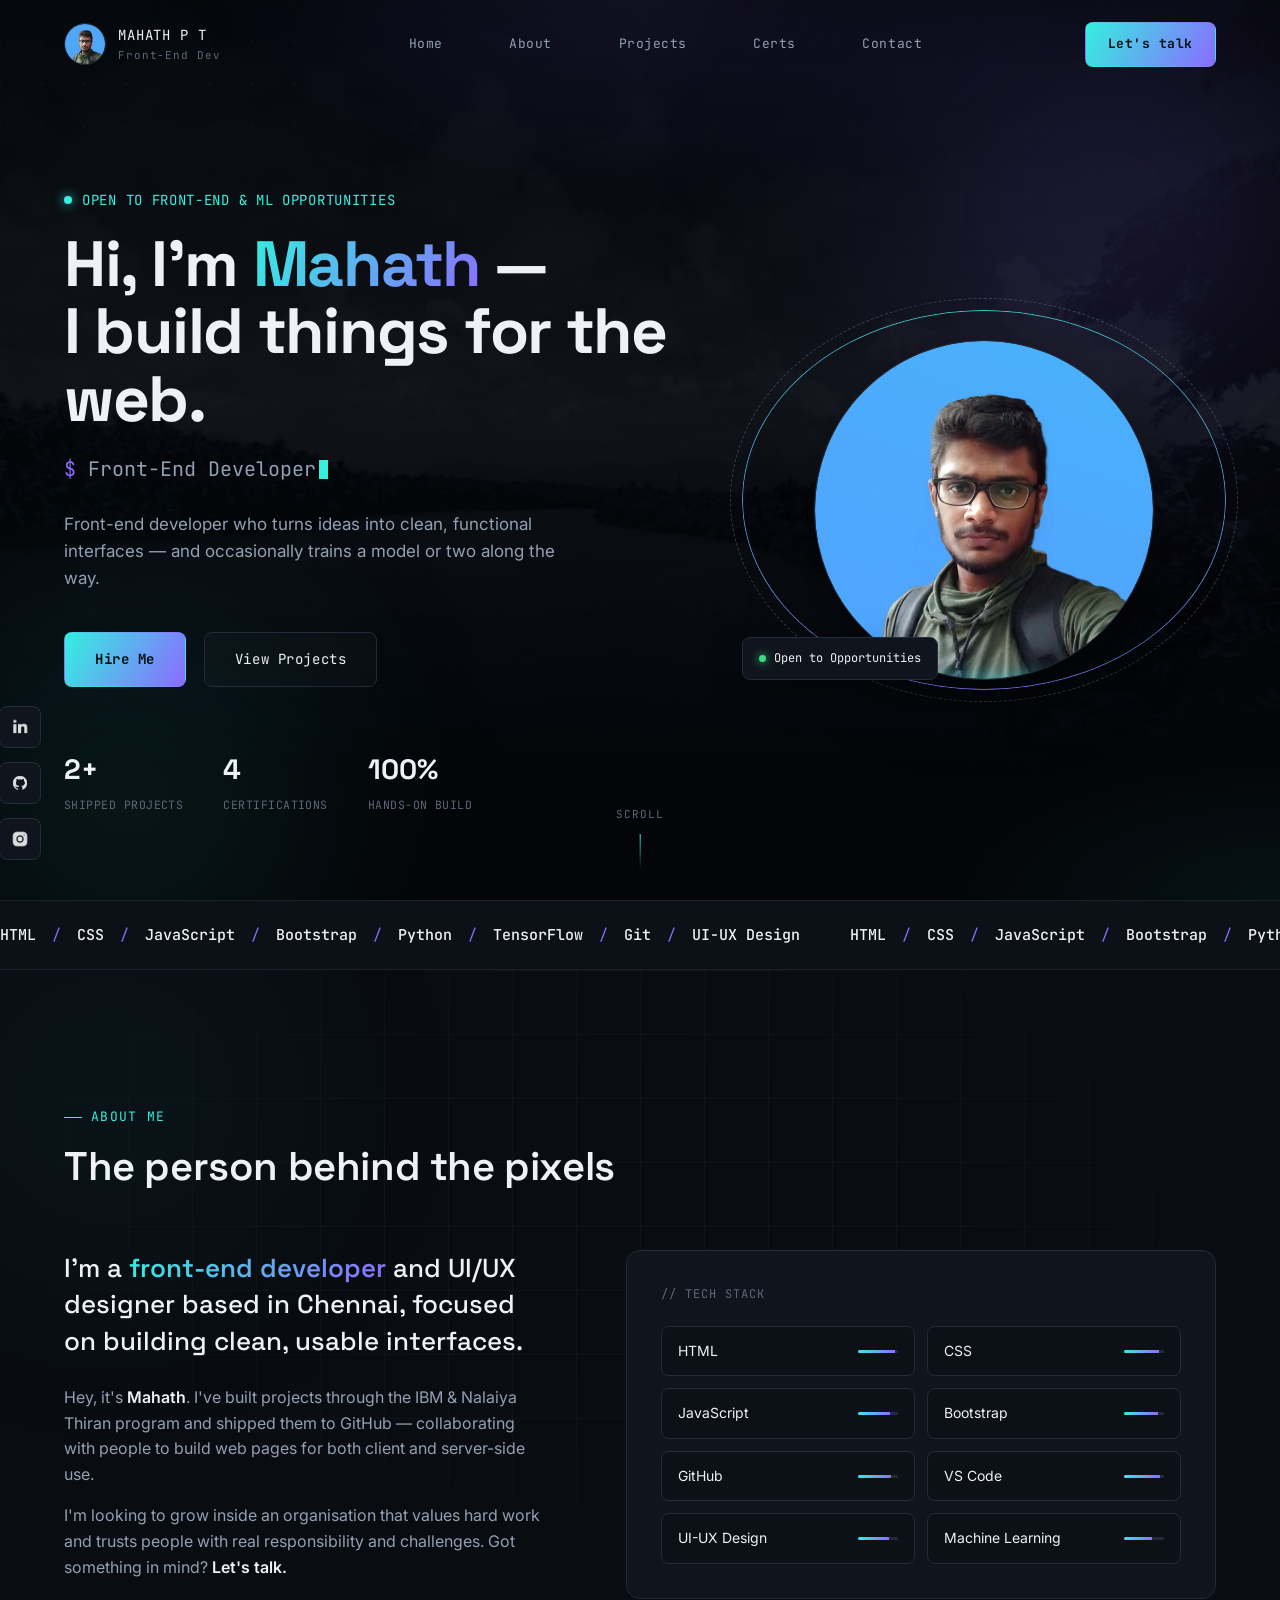
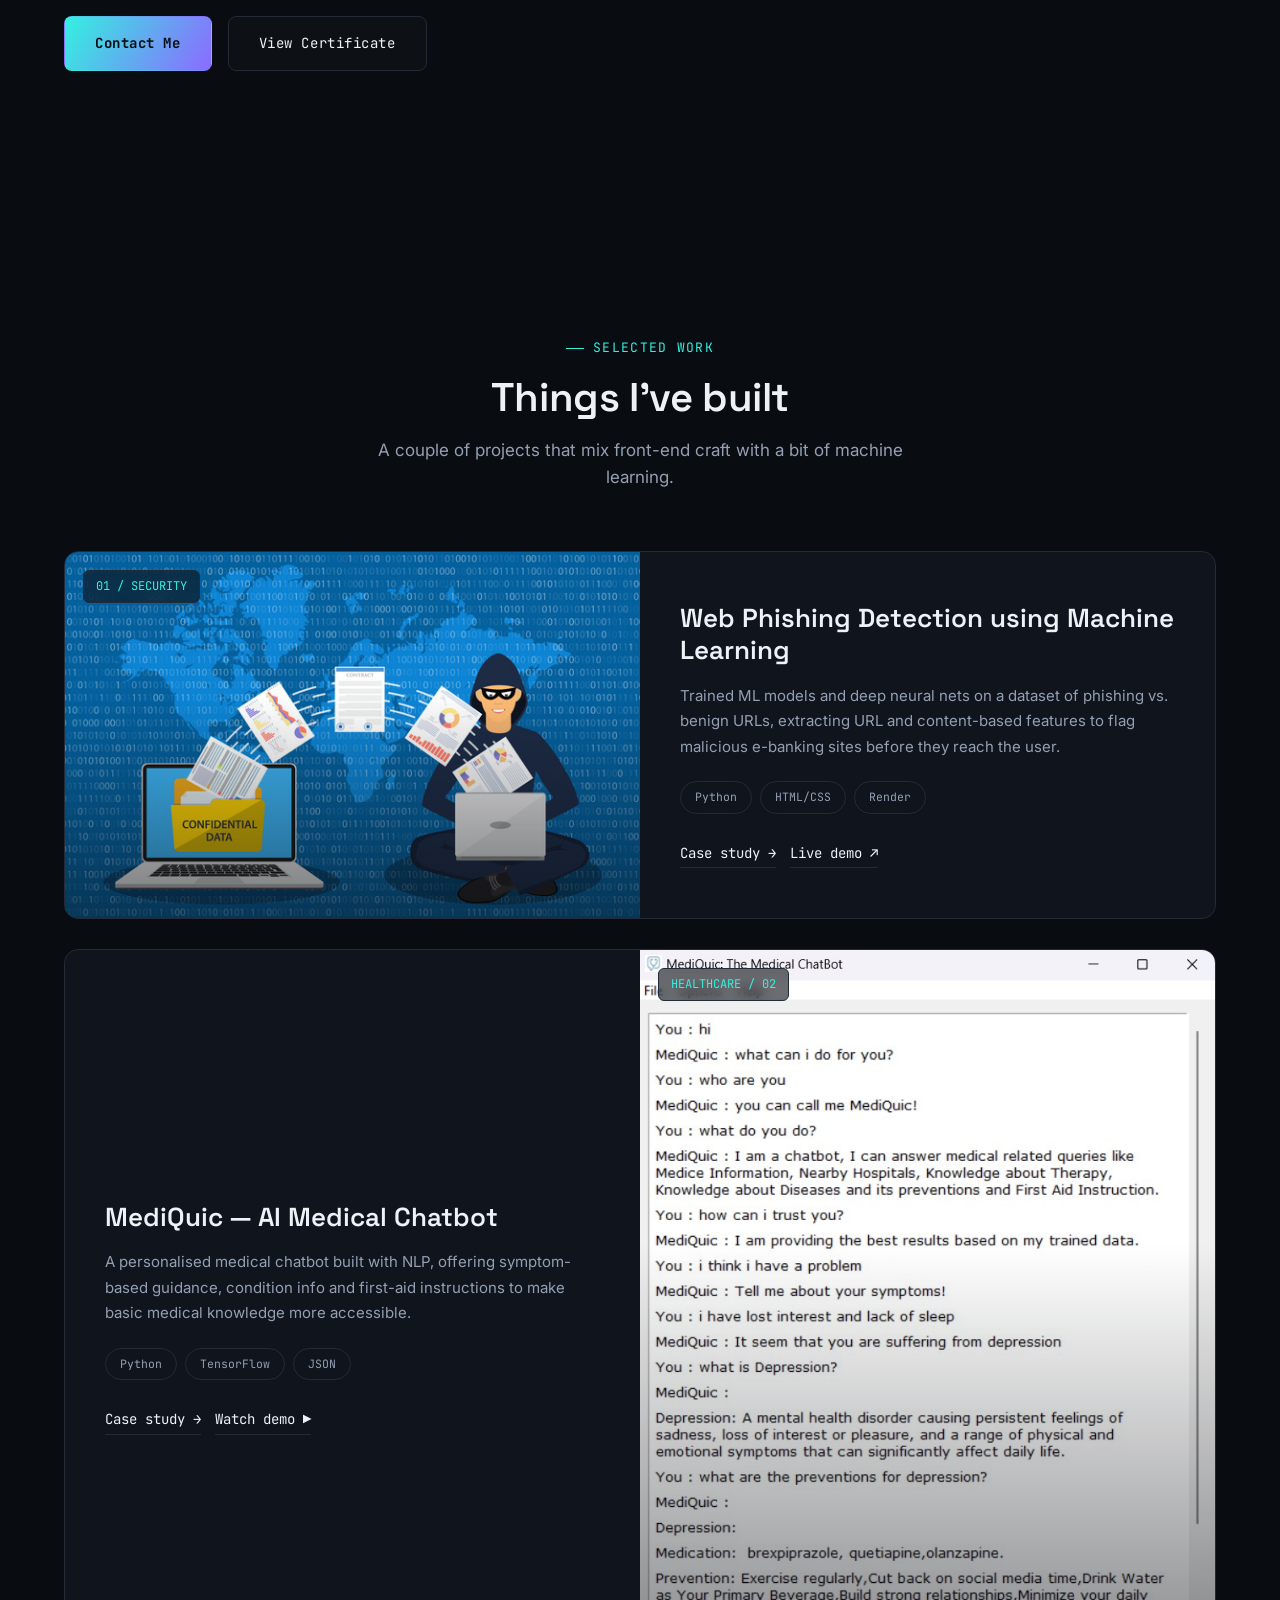
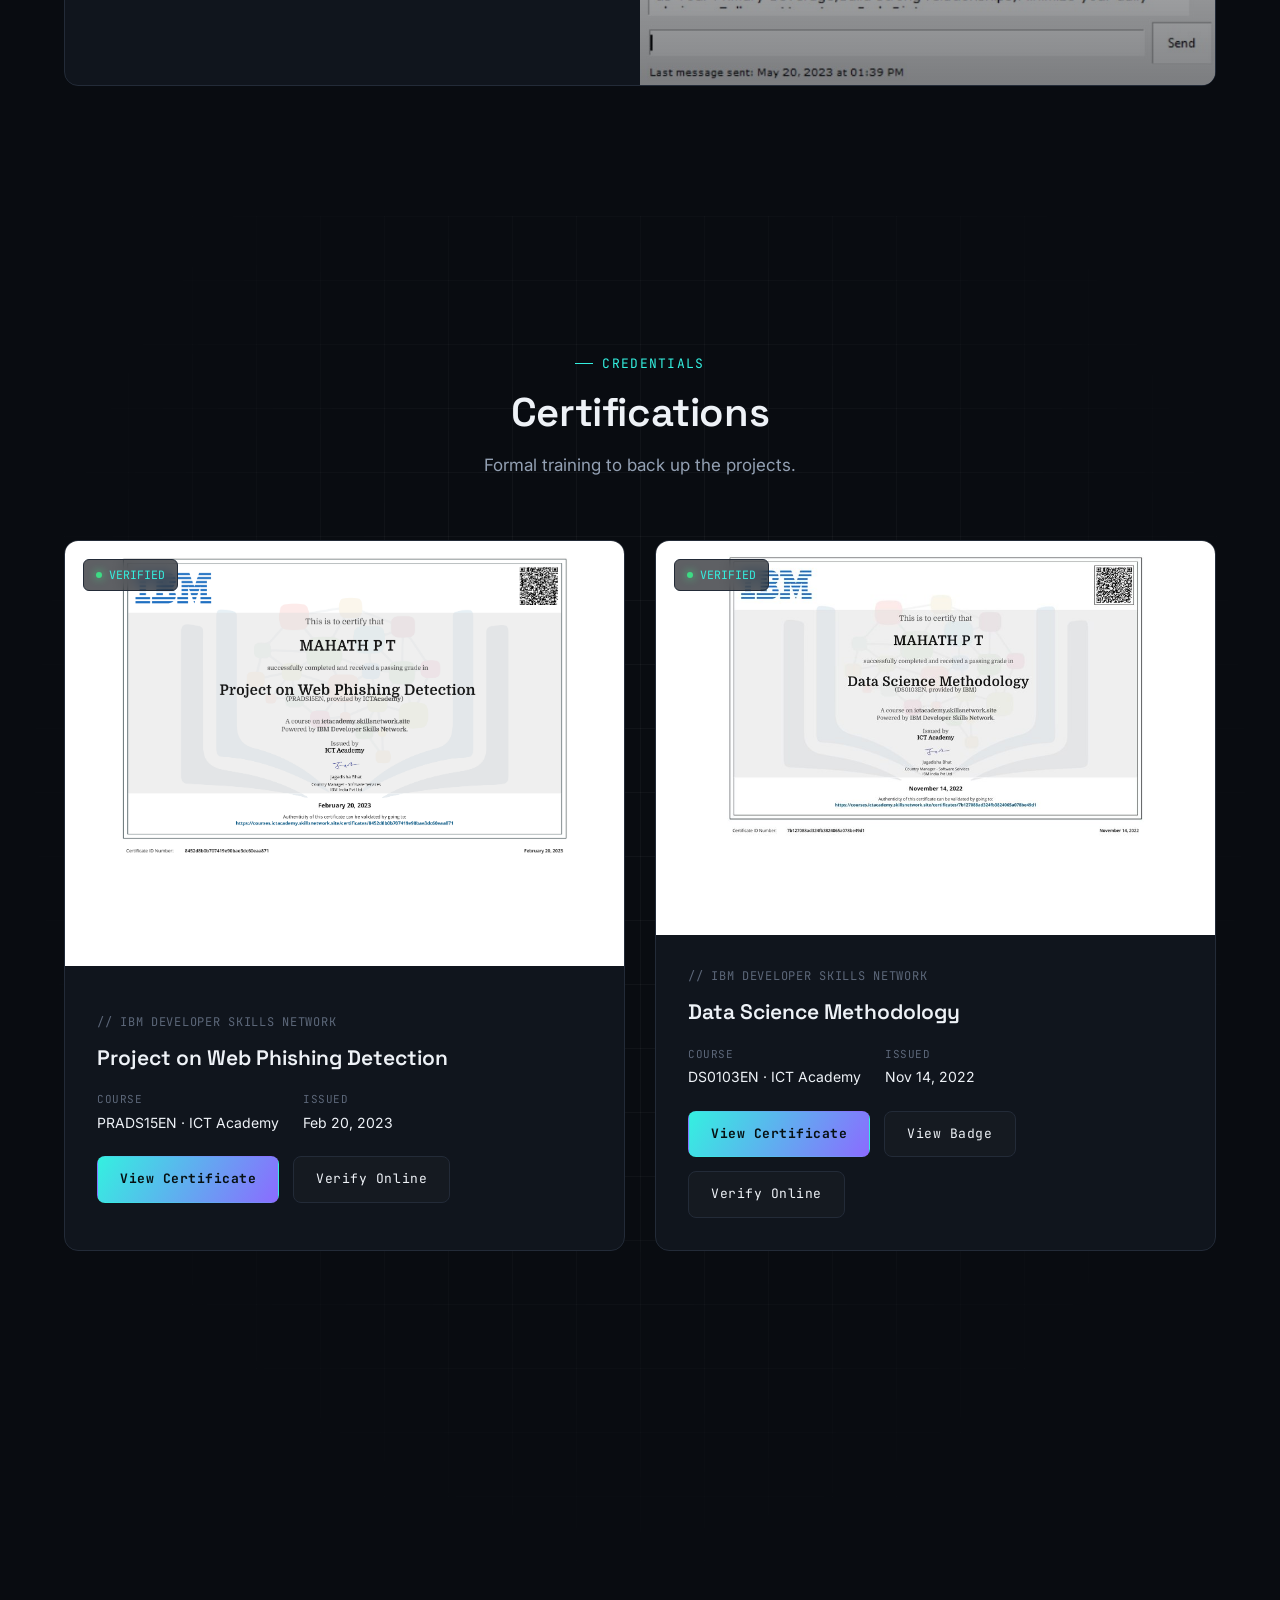
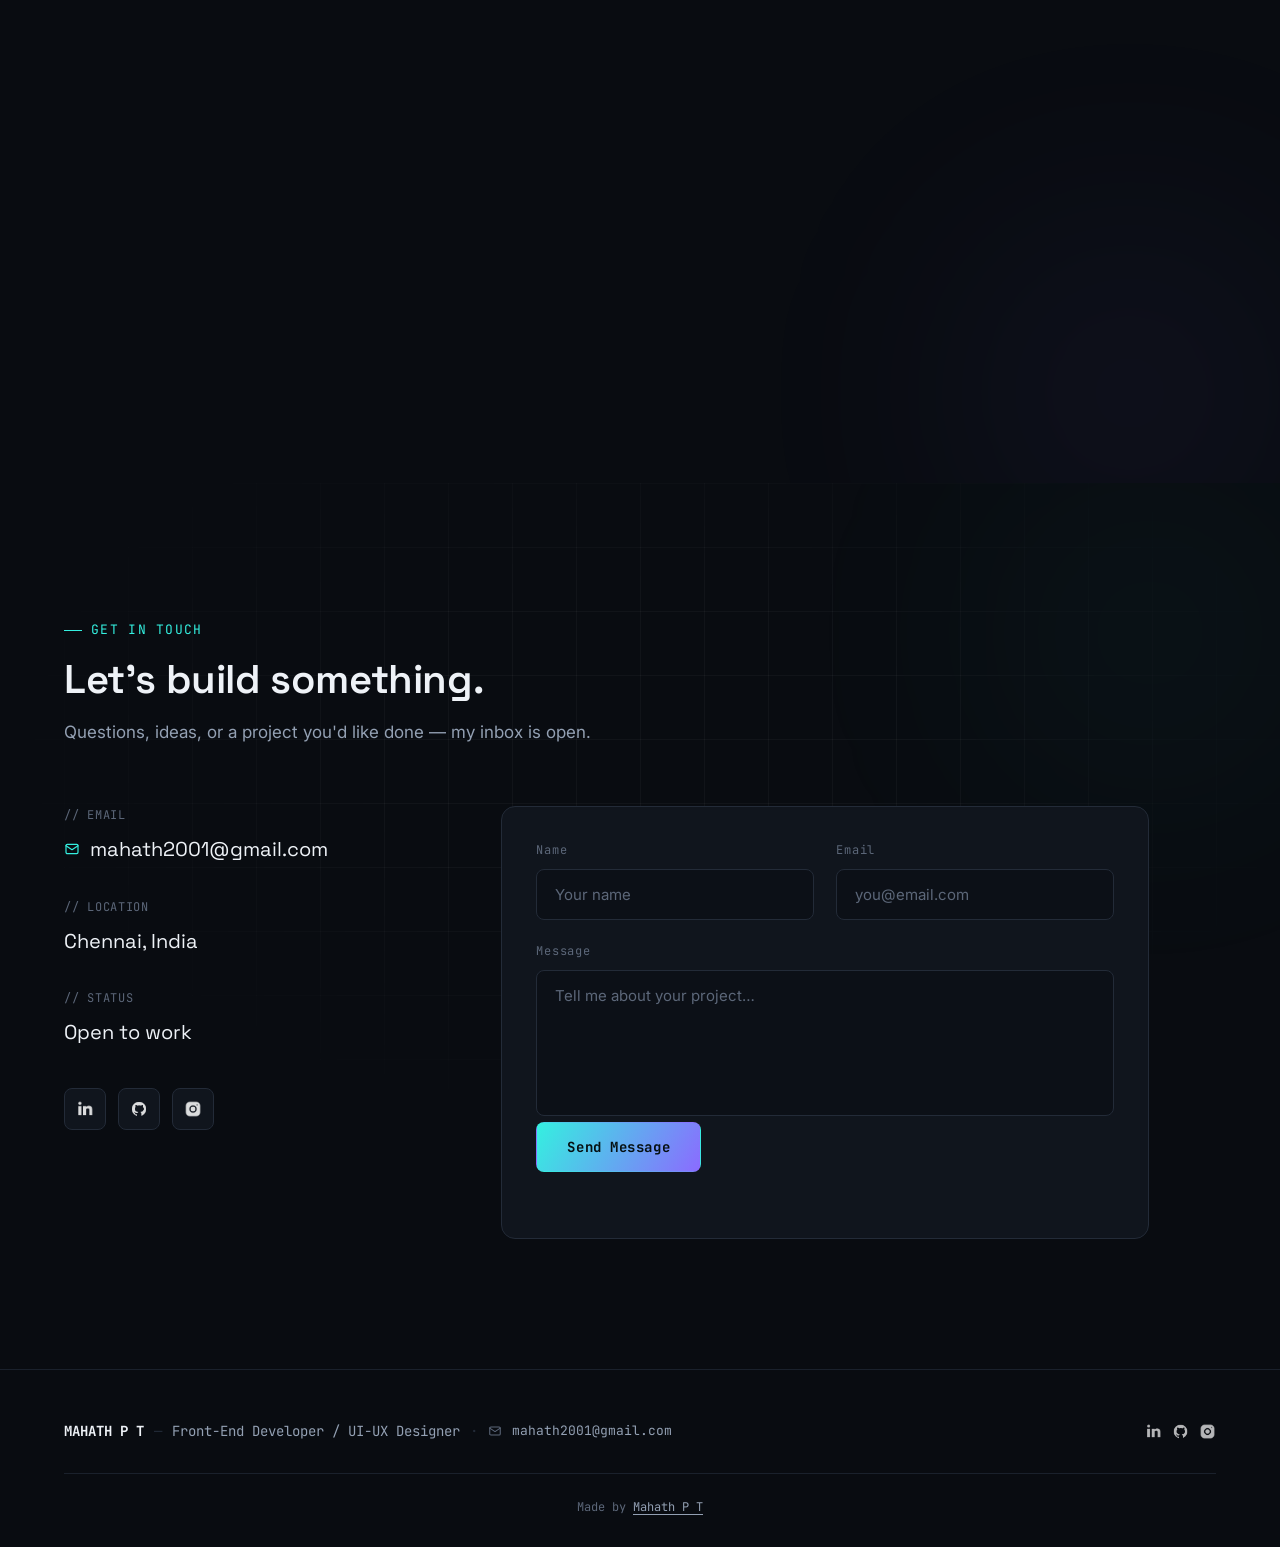
<file: index.html>
<!DOCTYPE html>
<html lang="en">
<head>
  <meta charset="UTF-8" />
  <meta name="viewport" content="width=device-width, initial-scale=1.0" />
  <meta http-equiv="X-UA-Compatible" content="ie=edge" />
  <title>Mahath P T — Front-End Developer &amp; UI/UX Designer</title>
  <meta name="description" content="Portfolio of Mahath P T — Front-end developer, UI/UX designer and ML enthusiast based in Chennai." />
  <link rel="shortcut icon" href="assets/img/dp_circle.png" type="image/x-icon" />

  <link rel="stylesheet" href="css/style.css" />
  <link rel="preconnect" href="https://fonts.googleapis.com" />
  <link rel="preconnect" href="https://fonts.gstatic.com" crossorigin />
  <link href="https://fonts.googleapis.com/css2?family=Space+Grotesk:wght@500;600;700&family=Inter:wght@400;500;600&family=JetBrains+Mono:wght@400;500&display=swap" rel="stylesheet" />
</head>
<body>
  <div id="preloader">
    <div class="preloader__mark"><span class="grad-text">MPT</span></div>
    <div class="preloader__line">$ <span class="preloader__line-text">booting interface</span><span class="cursor"></span></div>
    <div class="preloader__bar"><div class="preloader__bar-fill"></div></div>
  </div>
  <div id="scrollProgress"></div>
  <noscript><style>#preloader{display:none!important}.hero__kicker,.hero__title,.hero__role,.hero__desc,.hero__cta,.hero__stats,.hero__portrait-wrap{opacity:1!important;transform:none!important}</style></noscript>

  <!-- ============ HEADER ============ -->
  <header class="header">
    <div class="container header__content">
      <div class="logo" data-home>
        <div class="logo__mark"><img src="assets/img/dp_circle.png" alt="Mahath P T" /></div>
        <div class="logo__text">MAHATH P T <small>Front-End Dev</small></div>
      </div>
      <nav class="nav__links">
        <a href="#home" class="nav__link">Home</a>
        <a href="#about" class="nav__link">About</a>
        <a href="#projects" class="nav__link">Projects</a>
        <a href="#certifications" class="nav__link">Certs</a>
        <a href="#contact" class="nav__link">Contact</a>
      </nav>
      <div class="nav__cta">
        <a href="#contact" class="btn btn--solid btn--sm">Let's talk</a>
        <button class="ham" aria-label="Menu"><span class="ham__bar"></span></button>
      </div>
    </div>
  </header>

  <div class="mobile-menu">
    <a href="#home">Home</a>
    <a href="#about">About</a>
    <a href="#projects">Projects</a>
    <a href="#certifications">Certs</a>
    <a href="#contact">Contact</a>
  </div>

  <!-- ============ HERO ============ -->
  <section class="hero" id="home">
    <div class="hero__texture"></div>
    <canvas class="hero__grid-canvas"></canvas>
    <div class="hero__glow"></div>
    <div class="hero__glow hero__glow--cyan"></div>

    <div class="hero__socials">
      <a href="https://www.linkedin.com/in/mahath-p-t-b9b1a9236" target="_blank" rel="noreferrer" class="hero__social"><img src="assets/img/linkedin-ico.png" alt="LinkedIn" /></a>
      <a href="https://github.com/MAHATH2001" target="_blank" rel="noreferrer" class="hero__social"><img src="assets/img/github-ico.png" alt="GitHub" /></a>
      <a href="https://instagram.com/mahath.pt/" target="_blank" rel="noreferrer" class="hero__social"><img src="assets/img/insta-ico.png" alt="Instagram" /></a>
    </div>

    <div class="container">
      <div class="hero__inner">
        <div class="hero__text">
          <div class="hero__kicker"><span class="dot"></span>OPEN TO FRONT-END &amp; ML OPPORTUNITIES</div>
          <h1 class="hero__title">Hi, I'm <span class="grad-text">Mahath</span> —<br />I build things for the web.</h1>
          <div class="hero__role" data-typer='["Front-End Developer","UI/UX Designer","Web App Developer","ML Enthusiast"]'>
            <span class="prompt">$</span> <span class="typer-text"></span><span class="cursor"></span>
          </div>
          <p class="hero__desc">Front-end developer who turns ideas into clean, functional interfaces — and occasionally trains a model or two along the way.</p>
          <div class="hero__cta">
            <a href="#contact" class="btn btn--solid">Hire Me</a>
            <a href="#projects" class="btn btn--ghost">View Projects</a>
          </div>
          <div class="hero__stats">
            <div>
              <div class="hero__stat-num">2+</div>
              <div class="hero__stat-label">SHIPPED PROJECTS</div>
            </div>
            <div>
              <div class="hero__stat-num">4</div>
              <div class="hero__stat-label">CERTIFICATIONS</div>
            </div>
            <div>
              <div class="hero__stat-num">100%</div>
              <div class="hero__stat-label">HANDS-ON BUILD</div>
            </div>
          </div>
        </div>

        <div class="hero__portrait-wrap">
          <div class="hero__portrait-ring"></div>
          <div class="hero__portrait">
            <img src="assets/img/dp_circle.png" alt="Mahath P T" />
            <div class="hero__scan"></div>
          </div>
          <div class="hero__portrait-frame"></div>
          <div class="hero__tag"><span class="dot"></span>Open to Opportunities</div>
        </div>
      </div>
    </div>

    <div class="scroll-cue"><span>SCROLL</span><span class="scroll-cue__line"></span></div>
  </section>

  <!-- ============ MARQUEE ============ -->
  <div class="marquee">
    <div class="marquee__track">
      <div class="marquee__item"><b>HTML</b><span class="sep">/</span><b>CSS</b><span class="sep">/</span><b>JavaScript</b><span class="sep">/</span><b>Bootstrap</b><span class="sep">/</span><b>Python</b><span class="sep">/</span><b>TensorFlow</b><span class="sep">/</span><b>Git</b><span class="sep">/</span><b>UI-UX Design</b></div>
      <div class="marquee__item"><b>HTML</b><span class="sep">/</span><b>CSS</b><span class="sep">/</span><b>JavaScript</b><span class="sep">/</span><b>Bootstrap</b><span class="sep">/</span><b>Python</b><span class="sep">/</span><b>TensorFlow</b><span class="sep">/</span><b>Git</b><span class="sep">/</span><b>UI-UX Design</b></div>
    </div>
  </div>

  <!-- ============ ABOUT ============ -->
  <section id="about" class="section about section--layered">
    <div class="container">
      <div class="section-head reveal">
        <div class="eyebrow">ABOUT ME</div>
        <h2 class="section-title">The person behind the pixels</h2>
      </div>

      <div class="about__grid">
        <div class="reveal">
          <p class="about__lead">I'm a <span class="grad-text">front-end developer</span> and UI/UX designer based in Chennai, focused on building clean, usable interfaces.</p>
          <p class="about__para">Hey, it's <strong>Mahath</strong>. I've built projects through the IBM &amp; Nalaiya Thiran program and shipped them to GitHub — collaborating with people to build web pages for both client and server-side use.</p>
          <p class="about__para">I'm looking to grow inside an organisation that values hard work and trusts people with real responsibility and challenges. Got something in mind? <strong>Let's talk.</strong></p>
          <div class="about__cta">
            <a href="#contact" class="btn btn--solid">Contact Me</a>
            <a href="assets/docs/IBM_Certificate.pdf" target="_blank" class="btn btn--ghost">View Certificate</a>
          </div>
        </div>

        <div class="panel reveal">
          <span class="panel__label">// TECH STACK</span>
          <div class="skill-grid">
            <div class="skill-chip">HTML<div class="skill-chip__bar" style="--lvl:92%"></div></div>
            <div class="skill-chip">CSS<div class="skill-chip__bar" style="--lvl:88%"></div></div>
            <div class="skill-chip">JavaScript<div class="skill-chip__bar" style="--lvl:80%"></div></div>
            <div class="skill-chip">Bootstrap<div class="skill-chip__bar" style="--lvl:85%"></div></div>
            <div class="skill-chip">GitHub<div class="skill-chip__bar" style="--lvl:82%"></div></div>
            <div class="skill-chip">VS Code<div class="skill-chip__bar" style="--lvl:90%"></div></div>
            <div class="skill-chip">UI-UX Design<div class="skill-chip__bar" style="--lvl:78%"></div></div>
            <div class="skill-chip">Machine Learning<div class="skill-chip__bar" style="--lvl:70%"></div></div>
          </div>
        </div>
      </div>
    </div>
  </section>

  <!-- ============ PROJECTS ============ -->
  <section id="projects" class="section projects">
    <div class="container">
      <div class="section-head section-head--center reveal">
        <div class="eyebrow" style="justify-content:center">SELECTED WORK</div>
        <h2 class="section-title">Things I've built</h2>
        <p class="section-desc">A couple of projects that mix front-end craft with a bit of machine learning.</p>
      </div>

      <div class="project-list">
        <article class="project-card reveal">
          <div class="project-card__media">
            <span class="project-card__idx">01 / SECURITY</span>
            <img src="assets/img/WEB_PHISHING.png" alt="Web Phishing Detection screenshot" loading="lazy" />
          </div>
          <div class="project-card__body">
            <h3 class="project-card__title">Web Phishing Detection using Machine Learning</h3>
            <p class="project-card__desc">Trained ML models and deep neural nets on a dataset of phishing vs. benign URLs, extracting URL and content-based features to flag malicious e-banking sites before they reach the user.</p>
            <div class="project-card__tags">
              <span class="tag">Python</span><span class="tag">HTML/CSS</span><span class="tag">Render</span>
            </div>
            <div class="project-card__links">
              <a href="project-1.html" class="link-arrow">Case study →</a>
              <a href="https://web-phishing-detection-2ryg.onrender.com" target="_blank" rel="noreferrer" class="link-arrow">Live demo ↗</a>
            </div>
          </div>
        </article>

        <article class="project-card reveal">
          <div class="project-card__media">
            <span class="project-card__idx">02 / HEALTHCARE</span>
            <img src="assets/img/MediQuic.png" alt="MediQuic chatbot screenshot" loading="lazy" />
          </div>
          <div class="project-card__body">
            <h3 class="project-card__title">MediQuic — AI Medical Chatbot</h3>
            <p class="project-card__desc">A personalised medical chatbot built with NLP, offering symptom-based guidance, condition info and first-aid instructions to make basic medical knowledge more accessible.</p>
            <div class="project-card__tags">
              <span class="tag">Python</span><span class="tag">TensorFlow</span><span class="tag">JSON</span>
            </div>
            <div class="project-card__links">
              <a href="project-2.html" class="link-arrow">Case study →</a>
              <a href="#" data-video="assets/demo/AI_Chatbot.mp4" class="link-arrow">Watch demo ▶</a>
            </div>
          </div>
        </article>
      </div>
    </div>
  </section>

  <!-- ============ CERTIFICATIONS ============ -->
  <section id="certifications" class="section certifications section--layered">
    <div class="container">
      <div class="section-head section-head--center reveal">
        <div class="eyebrow" style="justify-content:center">CREDENTIALS</div>
        <h2 class="section-title">Certifications</h2>
        <p class="section-desc">Formal training to back up the projects.</p>
      </div>

      <div class="cert-grid">
        <div class="cert-card reveal">
          <div class="cert-card__thumb">
            <span class="cert-card__badge"><span class="dot"></span>VERIFIED</span>
            <img src="assets/img/ibm-cert-thumb.png" alt="IBM certificate — Project on Web Phishing Detection" loading="lazy" />
          </div>
          <div class="cert-card__body">
            <div class="cert-card__issuer">// IBM DEVELOPER SKILLS NETWORK</div>
            <h3 class="cert-card__title">Project on Web Phishing Detection</h3>
            <div class="cert-card__meta">
              <div class="cert-card__meta-item">
                <div class="cert-card__meta-label">COURSE</div>
                <div class="cert-card__meta-value">PRADS15EN · ICT Academy</div>
              </div>
              <div class="cert-card__meta-item">
                <div class="cert-card__meta-label">ISSUED</div>
                <div class="cert-card__meta-value">Feb 20, 2023</div>
              </div>
            </div>
            <div class="cert-card__links">
              <a href="assets/docs/IBM_Certificate.pdf" target="_blank" class="btn btn--solid btn--sm">View Certificate</a>
              <a href="https://courses.ictacademy.skillsnetwork.site/certificates/8452d8b0b707419e90bae3dc60eaa871" target="_blank" rel="noreferrer" class="btn btn--ghost btn--sm">Verify Online</a>
            </div>
          </div>
        </div>

        <div class="cert-card reveal">
          <div class="cert-card__thumb">
            <span class="cert-card__badge"><span class="dot"></span>VERIFIED</span>
            <img src="assets/img/IBM_DataScienceMethodology_Certificate.jpg" alt="IBM certificate — Data Science Methodology" loading="lazy" />
          </div>
          <div class="cert-card__body">
            <div class="cert-card__issuer">// IBM DEVELOPER SKILLS NETWORK</div>
            <h3 class="cert-card__title">Data Science Methodology</h3>
            <div class="cert-card__meta">
              <div class="cert-card__meta-item">
                <div class="cert-card__meta-label">COURSE</div>
                <div class="cert-card__meta-value">DS0103EN · ICT Academy</div>
              </div>
              <div class="cert-card__meta-item">
                <div class="cert-card__meta-label">ISSUED</div>
                <div class="cert-card__meta-value">Nov 14, 2022</div>
              </div>
            </div>
            <div class="cert-card__links">
              <a href="assets/docs/IBM_DataScienceMethodology_Certificate.pdf" target="_blank" class="btn btn--solid btn--sm">View Certificate</a>
              <a href="assets/docs/IBM_DataScience_Badge.pdf" target="_blank" class="btn btn--ghost btn--sm">View Badge</a>
              <a href="https://www.credly.com/go/ffY5mgRT" target="_blank" rel="noreferrer" class="btn btn--ghost btn--sm">Verify Online</a>
            </div>
          </div>
        </div>

        <div class="cert-card reveal">
          <div class="cert-card__thumb">
            <span class="cert-card__badge"><span class="dot"></span>VERIFIED</span>
            <img src="assets/img/GreatLearning_MySQL_Certificate.jpg" alt="Great Learning certificate — My SQL Basics" loading="lazy" />
          </div>
          <div class="cert-card__body">
            <div class="cert-card__issuer">// GREAT LEARNING ACADEMY</div>
            <h3 class="cert-card__title">My SQL Basics</h3>
            <div class="cert-card__meta">
              <div class="cert-card__meta-item">
                <div class="cert-card__meta-label">TYPE</div>
                <div class="cert-card__meta-value">Free Online Course</div>
              </div>
              <div class="cert-card__meta-item">
                <div class="cert-card__meta-label">ISSUED</div>
                <div class="cert-card__meta-value">May 2022</div>
              </div>
            </div>
            <div class="cert-card__links">
              <a href="assets/docs/GreatLearning_MySQL_Certificate.pdf" target="_blank" class="btn btn--solid btn--sm">View Certificate</a>
              <a href="https://verify.mygreatlearning.com/OVZYQKRE" target="_blank" rel="noreferrer" class="btn btn--ghost btn--sm">Verify Online</a>
            </div>
          </div>
        </div>

        <div class="cert-card reveal">
          <div class="cert-card__thumb">
            <span class="cert-card__badge"><span class="dot"></span>VERIFIED</span>
            <img src="assets/img/Udemy_HTML5_Certificate.jpg" alt="Udemy certificate — The HTML5 Course: Basic to Advanced" loading="lazy" />
          </div>
          <div class="cert-card__body">
            <div class="cert-card__issuer">// UDEMY</div>
            <h3 class="cert-card__title">The HTML5 Course: Basic to Advanced</h3>
            <div class="cert-card__meta">
              <div class="cert-card__meta-item">
                <div class="cert-card__meta-label">INSTRUCTOR</div>
                <div class="cert-card__meta-value">Creative Online School</div>
              </div>
              <div class="cert-card__meta-item">
                <div class="cert-card__meta-label">ISSUED</div>
                <div class="cert-card__meta-value">Aug 27, 2025</div>
              </div>
            </div>
            <div class="cert-card__links">
              <a href="assets/docs/Udemy_HTML5_Certificate.pdf" target="_blank" class="btn btn--solid btn--sm">View Certificate</a>
              <a href="https://ude.my/UC-68b1584d-6ff9-465b-adfe-0890169994d5" target="_blank" rel="noreferrer" class="btn btn--ghost btn--sm">Verify Online</a>
            </div>
          </div>
        </div>
      </div>
    </div>
  </section>

  <!-- ============ CONTACT ============ -->
  <section id="contact" class="section contact section--layered">
    <div class="container">
      <div class="section-head reveal">
        <div class="eyebrow">GET IN TOUCH</div>
        <h2 class="section-title">Let's build something.</h2>
        <p class="section-desc">Questions, ideas, or a project you'd like done — my inbox is open.</p>
      </div>

      <div class="contact__grid">
        <div class="reveal">
          <div class="contact__info-item">
            <div class="contact__info-label">// EMAIL</div>
            <div class="contact__info-value">
              <a href="mailto:mahath2001@gmail.com" class="mail-link">
                <span class="icon"><svg viewBox="0 0 24 24"><rect x="3" y="5" width="18" height="14" rx="2"></rect><path d="M3 7l9 6 9-6"></path></svg></span>
                mahath2001@gmail.com
              </a>
            </div>
          </div>
          <div class="contact__info-item">
            <div class="contact__info-label">// LOCATION</div>
            <div class="contact__info-value">Chennai, India</div>
          </div>
          <div class="contact__info-item">
            <div class="contact__info-label">// STATUS</div>
            <div class="contact__info-value">Open to work</div>
          </div>
          <div class="contact__socials">
            <a href="https://www.linkedin.com/in/mahath-p-t-b9b1a9236" target="_blank" rel="noreferrer" class="hero__social"><img src="assets/img/linkedin-ico.png" alt="LinkedIn" style="width:1.8rem;opacity:.85" /></a>
            <a href="https://github.com/MAHATH2001" target="_blank" rel="noreferrer" class="hero__social"><img src="assets/img/github-ico.png" alt="GitHub" style="width:1.8rem;opacity:.85" /></a>
            <a href="https://instagram.com/mahath.pt/" target="_blank" rel="noreferrer" class="hero__social"><img src="assets/img/insta-ico.png" alt="Instagram" style="width:1.8rem;opacity:.85" /></a>
          </div>
        </div>

        <form class="contact__form panel reveal" id="contactForm">
          <input type="hidden" name="access_key" value="1fa68bb3-ba88-42b3-aff7-f8dfa04a5d09" />
          <input type="hidden" name="subject" value="New portfolio inquiry — someone wants to hire you!" />
          <input type="checkbox" name="botcheck" class="hp-field" tabindex="-1" autocomplete="off" />
          <div class="form-grid">
            <div class="field">
              <label for="name">Name</label>
              <input required placeholder="Your name" type="text" name="name" id="name" />
            </div>
            <div class="field">
              <label for="email">Email</label>
              <input required placeholder="you@email.com" type="email" name="email" id="email" />
            </div>
            <div class="field field--full">
              <label for="message">Message</label>
              <textarea required rows="6" placeholder="Tell me about your project…" name="message" id="message"></textarea>
            </div>
          </div>
          <button type="submit" class="btn btn--solid" id="contactSubmitBtn">Send Message</button>
          <p class="form-status" id="contactFormStatus"></p>
        </form>
      </div>
    </div>
  </section>


  <!-- ============ FOOTER ============ -->
  <footer class="footer">
    <div class="container">
      <div class="footer__row">
        <div class="footer__brand">
          <b>MAHATH P T</b> <span class="footer__brand-sep">—</span> Front-End Developer / UI-UX Designer
          <span class="footer__brand-sep">·</span>
          <a href="mailto:mahath2001@gmail.com" class="mail-link">
            <span class="icon"><svg viewBox="0 0 24 24"><rect x="3" y="5" width="18" height="14" rx="2"></rect><path d="M3 7l9 6 9-6"></path></svg></span>
            mahath2001@gmail.com
          </a>
        </div>
        <div class="footer__socials">
          <a href="https://www.linkedin.com/in/mahath-p-t-b9b1a9236" target="_blank" rel="noreferrer"><img src="assets/img/linkedin-ico.png" alt="LinkedIn" /></a>
          <a href="https://github.com/MAHATH2001" target="_blank" rel="noreferrer"><img src="assets/img/github-ico.png" alt="GitHub" /></a>
          <a href="https://instagram.com/mahath.pt/" target="_blank" rel="noreferrer"><img src="assets/img/insta-ico.png" alt="Instagram" /></a>
        </div>
      </div>
      <div class="footer__bottom">
        Made by <a href="https://www.linkedin.com/in/mahath-p-t-b9b1a9236" target="_blank" rel="noreferrer">Mahath P T</a>
      </div>
    </div>
  </footer>

  <!-- video modal -->
  <div class="video-modal">
    <div class="video-modal__box">
      <button class="video-modal__close" aria-label="Close">×</button>
      <video controls>
        <source src="" type="video/mp4" />
      </video>
    </div>
  </div>

  <script src="js/script.js"></script>
</body>
</html>
</file>
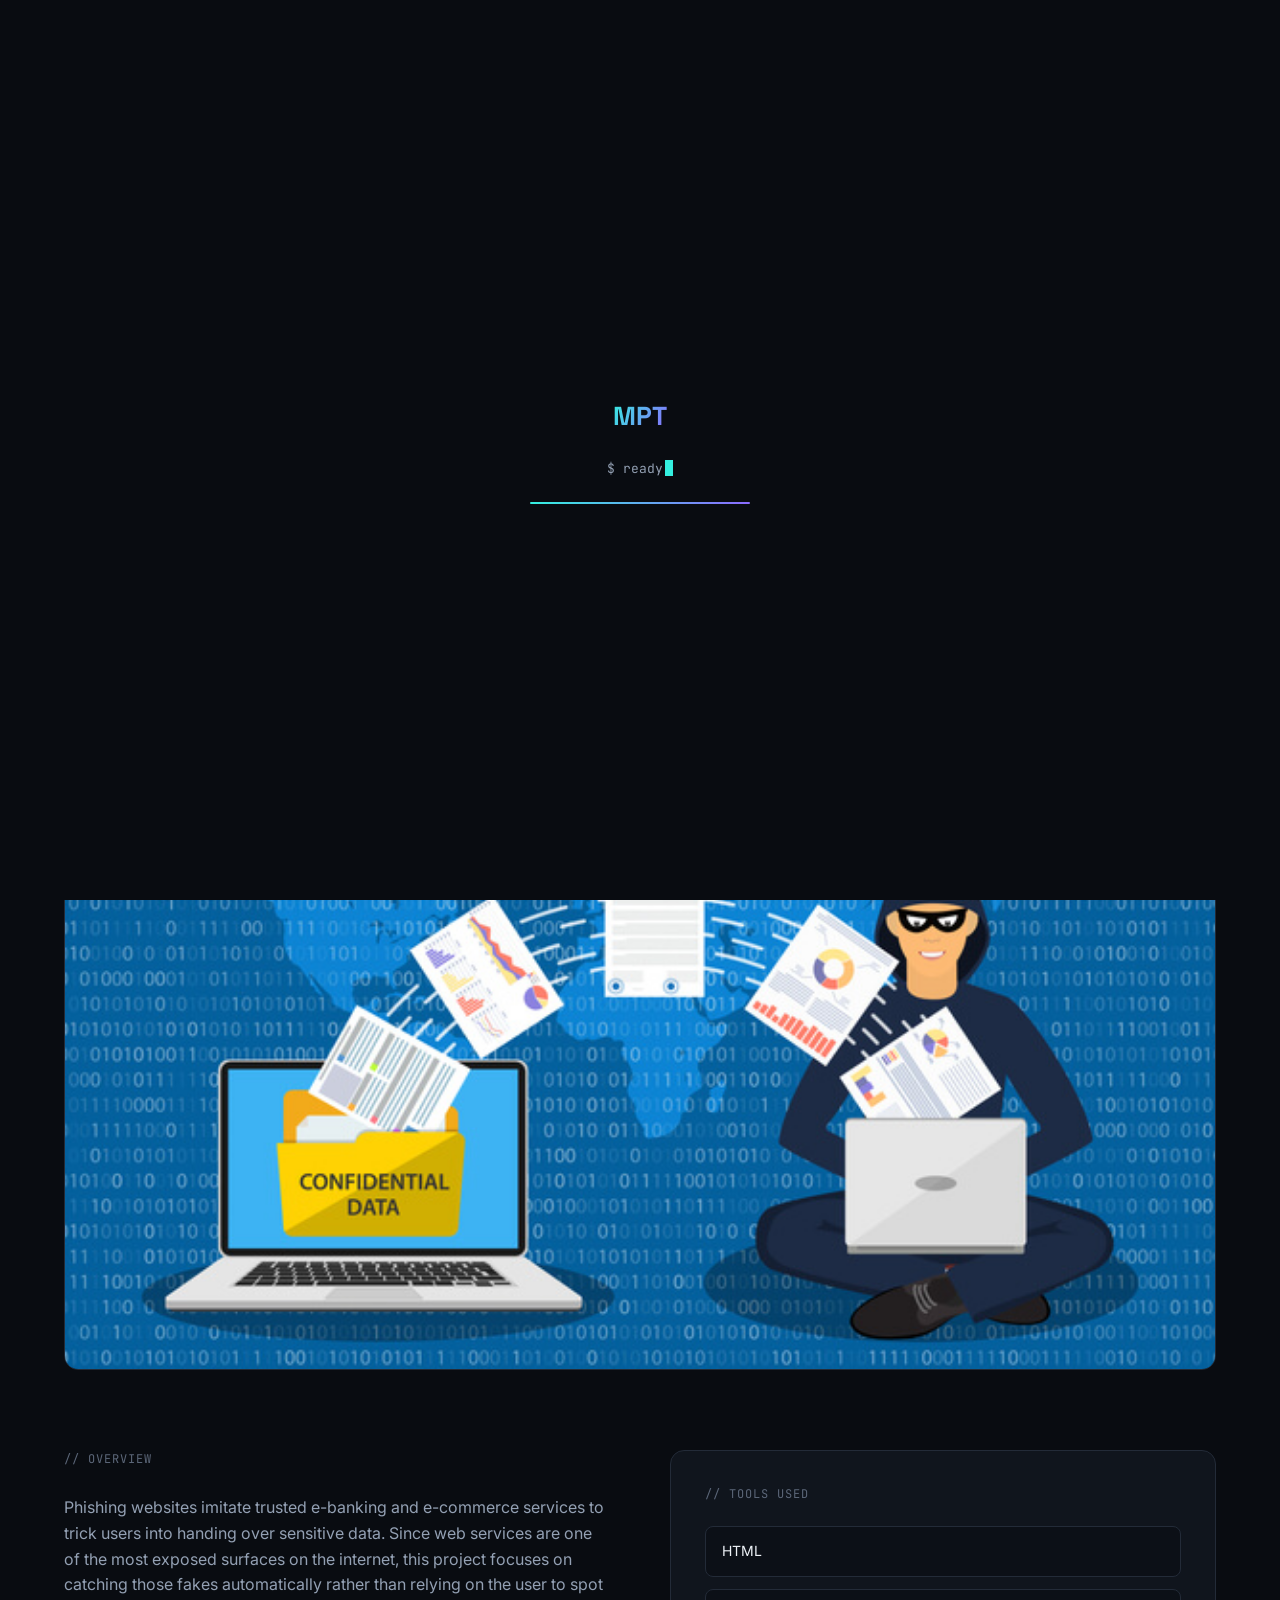
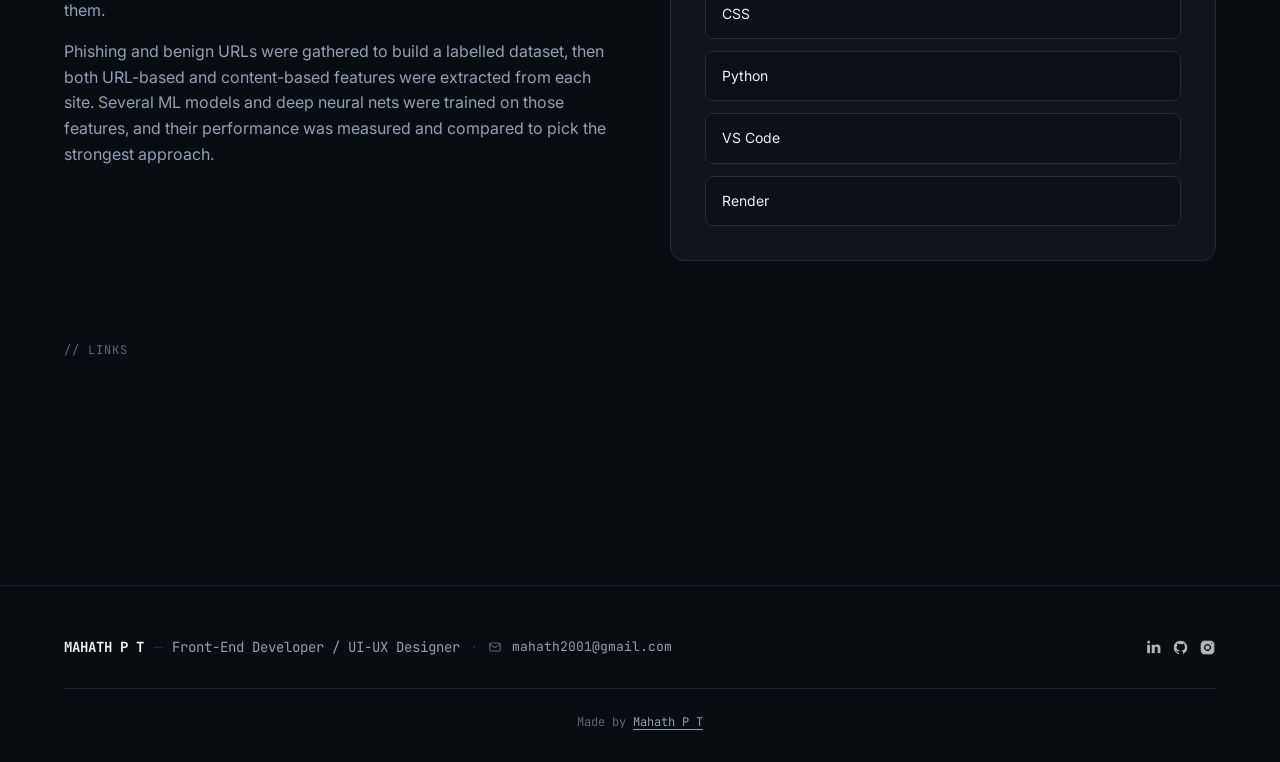
<file: project-1.html>
<!DOCTYPE html>
<html lang="en">
<head>
  <meta charset="UTF-8" />
  <meta name="viewport" content="width=device-width, initial-scale=1.0" />
  <meta http-equiv="X-UA-Compatible" content="ie=edge" />
  <title>Web Phishing Detection using Machine Learning — Mahath P T</title>
  <meta name="description" content="Case study: Web Phishing Detection using Machine Learning" />
  <link rel="shortcut icon" href="assets/img/dp_circle.png" type="image/x-icon" />

  <link rel="stylesheet" href="css/style.css" />
  <link rel="preconnect" href="https://fonts.googleapis.com" />
  <link rel="preconnect" href="https://fonts.gstatic.com" crossorigin />
  <link href="https://fonts.googleapis.com/css2?family=Space+Grotesk:wght@500;600;700&family=Inter:wght@400;500;600&family=JetBrains+Mono:wght@400;500&display=swap" rel="stylesheet" />
</head>
<body>
  <div id="preloader">
    <div class="preloader__mark"><span class="grad-text">MPT</span></div>
    <div class="preloader__line">$ <span class="preloader__line-text">booting interface</span><span class="cursor"></span></div>
    <div class="preloader__bar"><div class="preloader__bar-fill"></div></div>
  </div>
  <div id="scrollProgress"></div>
  <noscript><style>#preloader{display:none!important}</style></noscript>

  <header class="header header--scrolled">
    <div class="container header__content">
      <div class="logo" data-home>
        <div class="logo__mark"><img src="assets/img/dp_circle.png" alt="Mahath P T" /></div>
        <div class="logo__text">MAHATH P T <small>Front-End Dev</small></div>
      </div>
      <nav class="nav__links">
        <a href="index.html" class="nav__link">Home</a>
        <a href="index.html#about" class="nav__link">About</a>
        <a href="index.html#projects" class="nav__link">Projects</a>
        <a href="index.html#certifications" class="nav__link">Certs</a>
        <a href="index.html#contact" class="nav__link">Contact</a>
      </nav>
      <div class="nav__cta">
        <a href="index.html#contact" class="btn btn--solid btn--sm">Let's talk</a>
        <button class="ham" aria-label="Menu"><span class="ham__bar"></span></button>
      </div>
    </div>
  </header>

  <div class="mobile-menu">
    <a href="index.html">Home</a>
    <a href="index.html#about">About</a>
    <a href="index.html#projects">Projects</a>
    <a href="index.html#certifications">Certs</a>
    <a href="index.html#contact">Contact</a>
  </div>

  <section class="p-hero">
    <div class="container">
      <div class="p-hero__eyebrow"><a href="index.html#projects">Projects</a> <span>/</span> 01 — Security</div>
      <h1 class="p-hero__title">Web Phishing Detection <span class="grad-text">using Machine Learning</span></h1>
      <p class="p-hero__desc">A growing number of people shop and bank online, and fake e-banking pages that mimic real ones try to harvest usernames, passwords and card details. This project trains machine learning models to tell phishing pages apart from legitimate ones before the user ever enters their data.</p>
      <div class="p-hero__cta">
        <a href="https://web-phishing-detection-2ryg.onrender.com" target="_blank" rel="noreferrer" class="btn btn--solid">View Live Site</a>
        <a href="https://github.com/MAHATH2001/Web-Phishing-Detection-using-Machine-Learning" target="_blank" rel="noreferrer" class="btn btn--ghost">View Code</a>
      </div>
    </div>
  </section>

  <section class="section" style="padding-top:0">
    <div class="container">
      <div class="p-media reveal">
        <img src="assets/img/WEB_PHISHING.png" alt="Web Phishing Detection screenshot" />
      </div>

      <div class="p-detail">
        <div class="reveal">
          <span class="panel__label" style="margin-bottom:1.6rem;display:block">// OVERVIEW</span>
          <p class="about__para" style="max-width:none">Phishing websites imitate trusted e-banking and e-commerce services to trick users into handing over sensitive data. Since web services are one of the most exposed surfaces on the internet, this project focuses on catching those fakes automatically rather than relying on the user to spot them.</p>
          <p class="about__para" style="max-width:none">Phishing and benign URLs were gathered to build a labelled dataset, then both URL-based and content-based features were extracted from each site. Several ML models and deep neural nets were trained on those features, and their performance was measured and compared to pick the strongest approach.</p>
        </div>
        <div class="reveal">
          <div class="panel">
            <span class="panel__label">// TOOLS USED</span>
            <div class="skill-grid" style="grid-template-columns:1fr">
              <div class="skill-chip">HTML</div>
              <div class="skill-chip">CSS</div>
              <div class="skill-chip">Python</div>
              <div class="skill-chip">VS Code</div>
              <div class="skill-chip">Render</div>
            </div>
          </div>
        </div>
      </div>

      <div class="reveal">
        <span class="panel__label" style="margin-bottom:1.6rem;display:block">// LINKS</span>
        <div class="hero__cta">
          <a href="https://web-phishing-detection-2ryg.onrender.com" target="_blank" rel="noreferrer" class="btn btn--solid">Live Link</a>
          <a href="https://github.com/MAHATH2001/Web-Phishing-Detection-using-Machine-Learning" target="_blank" rel="noreferrer" class="btn btn--ghost">Code Link</a>
          <a href="assets/docs/IBM_Certificate.pdf" target="_blank" class="btn btn--ghost">Project Certification</a>
          <a href="#" data-video="assets/demo/Web_Phishing.mp4" class="btn btn--ghost">Demo Video</a>
        </div>
      </div>
    </div>
  </section>

  <footer class="footer">
    <div class="container">
      <div class="footer__row">
        <div class="footer__brand">
          <b>MAHATH P T</b> <span class="footer__brand-sep">—</span> Front-End Developer / UI-UX Designer
          <span class="footer__brand-sep">·</span>
          <a href="mailto:mahath2001@gmail.com" class="mail-link">
            <span class="icon"><svg viewBox="0 0 24 24"><rect x="3" y="5" width="18" height="14" rx="2"></rect><path d="M3 7l9 6 9-6"></path></svg></span>
            mahath2001@gmail.com
          </a>
        </div>
        <div class="footer__socials">
          <a href="https://www.linkedin.com/in/mahath-p-t-b9b1a9236" target="_blank" rel="noreferrer"><img src="assets/img/linkedin-ico.png" alt="LinkedIn" /></a>
          <a href="https://github.com/MAHATH2001" target="_blank" rel="noreferrer"><img src="assets/img/github-ico.png" alt="GitHub" /></a>
          <a href="https://instagram.com/mahath.pt/" target="_blank" rel="noreferrer"><img src="assets/img/insta-ico.png" alt="Instagram" /></a>
        </div>
      </div>
      <div class="footer__bottom">
        Made by <a href="https://www.linkedin.com/in/mahath-p-t-b9b1a9236" target="_blank" rel="noreferrer">Mahath P T</a>
      </div>
    </div>
  </footer>

  <div class="video-modal">
    <div class="video-modal__box">
      <button class="video-modal__close" aria-label="Close">×</button>
      <video controls>
        <source src="" type="video/mp4" />
      </video>
    </div>
  </div>

  <script src="js/script.js"></script>
</body>
</html>
</file>
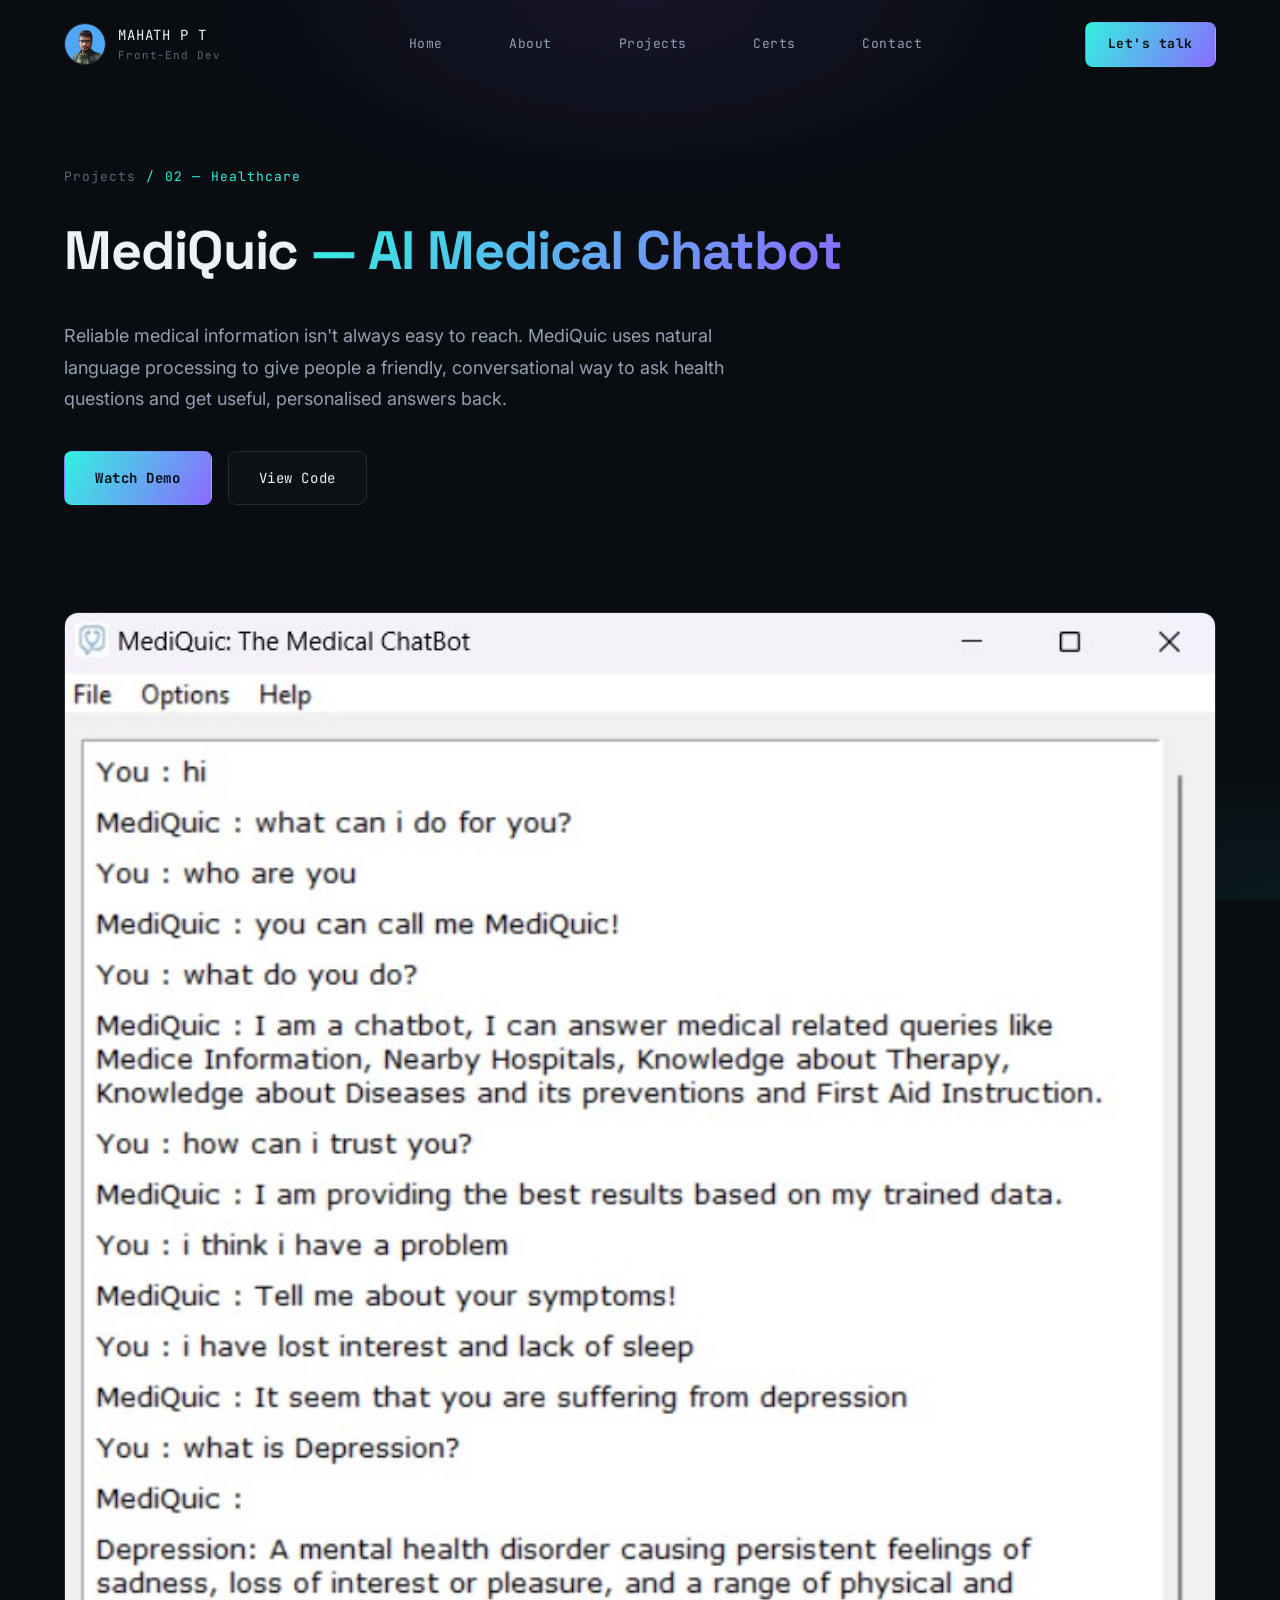
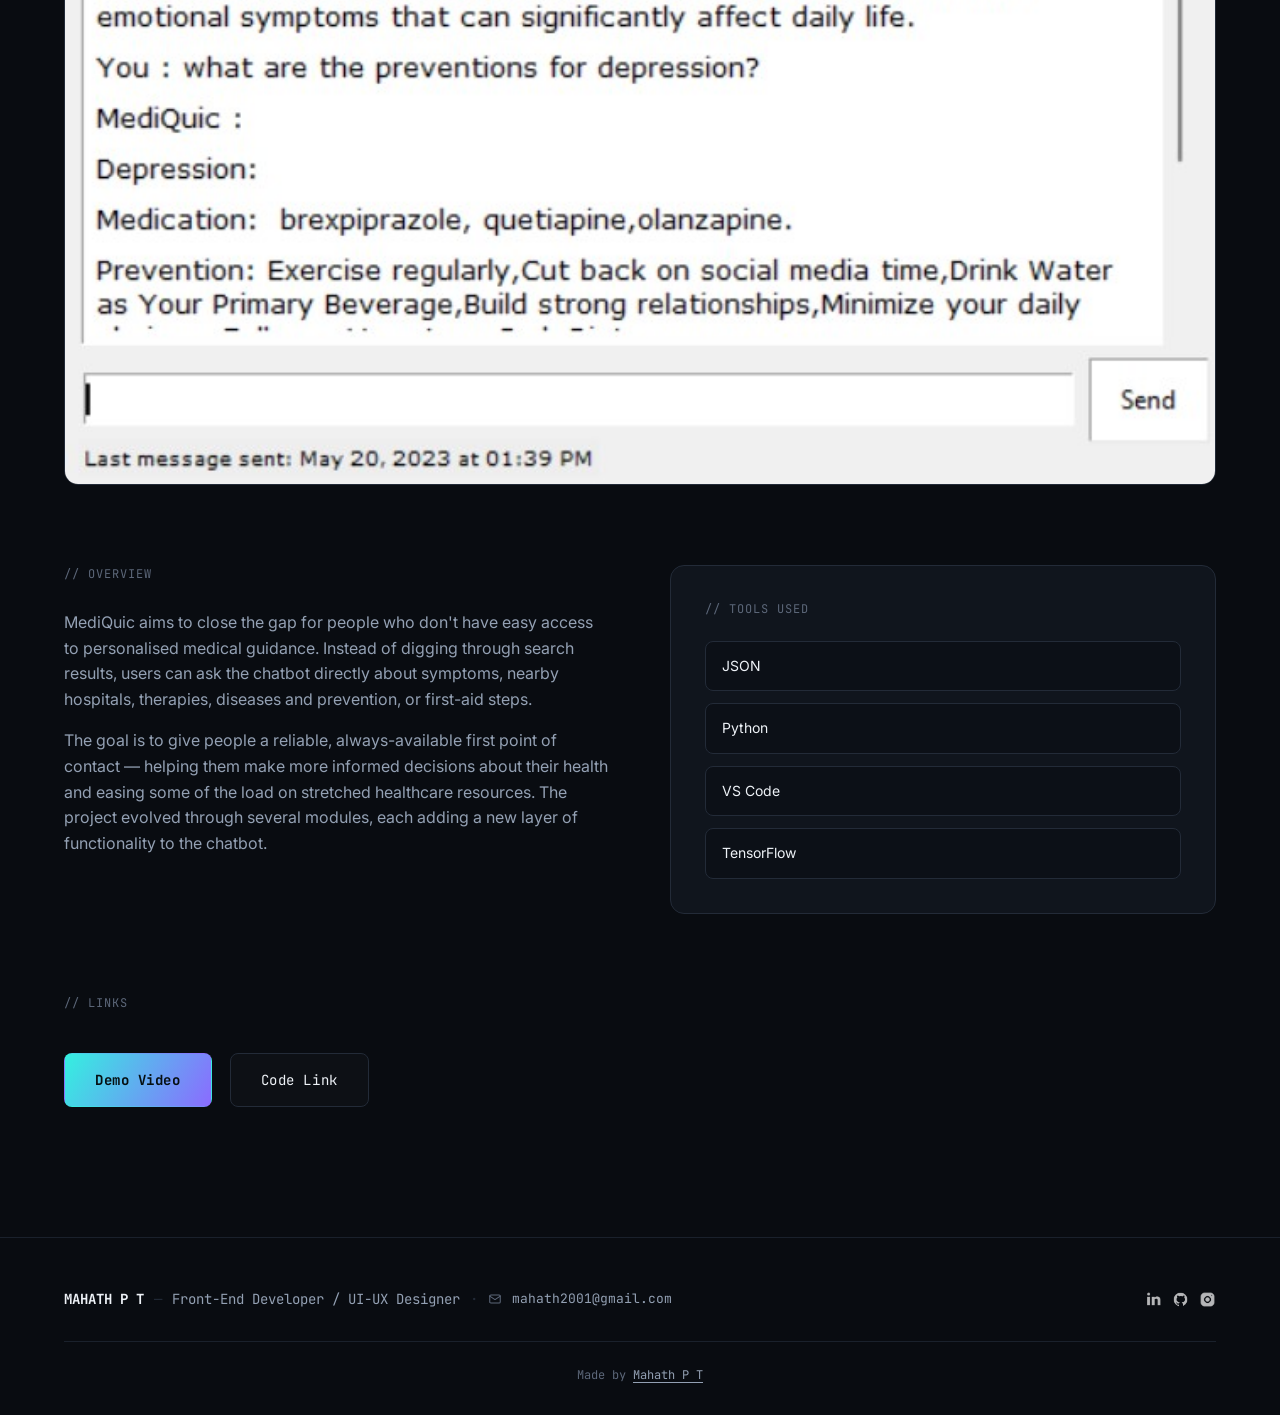
<file: project-2.html>
<!DOCTYPE html>
<html lang="en">
<head>
  <meta charset="UTF-8" />
  <meta name="viewport" content="width=device-width, initial-scale=1.0" />
  <meta http-equiv="X-UA-Compatible" content="ie=edge" />
  <title>MediQuic — AI Medical Chatbot — Mahath P T</title>
  <meta name="description" content="Case study: AI-based personalized medical chatbot" />
  <link rel="shortcut icon" href="assets/img/dp_circle.png" type="image/x-icon" />

  <link rel="stylesheet" href="css/style.css" />
  <link rel="preconnect" href="https://fonts.googleapis.com" />
  <link rel="preconnect" href="https://fonts.gstatic.com" crossorigin />
  <link href="https://fonts.googleapis.com/css2?family=Space+Grotesk:wght@500;600;700&family=Inter:wght@400;500;600&family=JetBrains+Mono:wght@400;500&display=swap" rel="stylesheet" />
</head>
<body>
  <div id="preloader">
    <div class="preloader__mark"><span class="grad-text">MPT</span></div>
    <div class="preloader__line">$ <span class="preloader__line-text">booting interface</span><span class="cursor"></span></div>
    <div class="preloader__bar"><div class="preloader__bar-fill"></div></div>
  </div>
  <div id="scrollProgress"></div>
  <noscript><style>#preloader{display:none!important}</style></noscript>

  <header class="header header--scrolled">
    <div class="container header__content">
      <div class="logo" data-home>
        <div class="logo__mark"><img src="assets/img/dp_circle.png" alt="Mahath P T" /></div>
        <div class="logo__text">MAHATH P T <small>Front-End Dev</small></div>
      </div>
      <nav class="nav__links">
        <a href="index.html" class="nav__link">Home</a>
        <a href="index.html#about" class="nav__link">About</a>
        <a href="index.html#projects" class="nav__link">Projects</a>
        <a href="index.html#certifications" class="nav__link">Certs</a>
        <a href="index.html#contact" class="nav__link">Contact</a>
      </nav>
      <div class="nav__cta">
        <a href="index.html#contact" class="btn btn--solid btn--sm">Let's talk</a>
        <button class="ham" aria-label="Menu"><span class="ham__bar"></span></button>
      </div>
    </div>
  </header>

  <div class="mobile-menu">
    <a href="index.html">Home</a>
    <a href="index.html#about">About</a>
    <a href="index.html#projects">Projects</a>
    <a href="index.html#certifications">Certs</a>
    <a href="index.html#contact">Contact</a>
  </div>

  <section class="p-hero">
    <div class="container">
      <div class="p-hero__eyebrow"><a href="index.html#projects">Projects</a> <span>/</span> 02 — Healthcare</div>
      <h1 class="p-hero__title">MediQuic <span class="grad-text">— AI Medical Chatbot</span></h1>
      <p class="p-hero__desc">Reliable medical information isn't always easy to reach. MediQuic uses natural language processing to give people a friendly, conversational way to ask health questions and get useful, personalised answers back.</p>
      <div class="p-hero__cta">
        <a href="#" data-video="assets/demo/AI_Chatbot.mp4" class="btn btn--solid">Watch Demo</a>
        <a href="https://github.com/MAHATH2001/AI-Based-Personalized-Medical-Chatbot" target="_blank" rel="noreferrer" class="btn btn--ghost">View Code</a>
      </div>
    </div>
  </section>

  <section class="section" style="padding-top:0">
    <div class="container">
      <div class="p-media reveal">
        <img src="assets/img/MediQuic.png" alt="MediQuic chatbot screenshot" />
      </div>

      <div class="p-detail">
        <div class="reveal">
          <span class="panel__label" style="margin-bottom:1.6rem;display:block">// OVERVIEW</span>
          <p class="about__para" style="max-width:none">MediQuic aims to close the gap for people who don't have easy access to personalised medical guidance. Instead of digging through search results, users can ask the chatbot directly about symptoms, nearby hospitals, therapies, diseases and prevention, or first-aid steps.</p>
          <p class="about__para" style="max-width:none">The goal is to give people a reliable, always-available first point of contact — helping them make more informed decisions about their health and easing some of the load on stretched healthcare resources. The project evolved through several modules, each adding a new layer of functionality to the chatbot.</p>
        </div>
        <div class="reveal">
          <div class="panel">
            <span class="panel__label">// TOOLS USED</span>
            <div class="skill-grid" style="grid-template-columns:1fr">
              <div class="skill-chip">JSON</div>
              <div class="skill-chip">Python</div>
              <div class="skill-chip">VS Code</div>
              <div class="skill-chip">TensorFlow</div>
            </div>
          </div>
        </div>
      </div>

      <div class="reveal">
        <span class="panel__label" style="margin-bottom:1.6rem;display:block">// LINKS</span>
        <div class="hero__cta">
          <a href="#" data-video="assets/demo/AI_Chatbot.mp4" class="btn btn--solid">Demo Video</a>
          <a href="https://github.com/MAHATH2001/AI-Based-Personalized-Medical-Chatbot" target="_blank" rel="noreferrer" class="btn btn--ghost">Code Link</a>
        </div>
      </div>
    </div>
  </section>

  <footer class="footer">
    <div class="container">
      <div class="footer__row">
        <div class="footer__brand">
          <b>MAHATH P T</b> <span class="footer__brand-sep">—</span> Front-End Developer / UI-UX Designer
          <span class="footer__brand-sep">·</span>
          <a href="mailto:mahath2001@gmail.com" class="mail-link">
            <span class="icon"><svg viewBox="0 0 24 24"><rect x="3" y="5" width="18" height="14" rx="2"></rect><path d="M3 7l9 6 9-6"></path></svg></span>
            mahath2001@gmail.com
          </a>
        </div>
        <div class="footer__socials">
          <a href="https://www.linkedin.com/in/mahath-p-t-b9b1a9236" target="_blank" rel="noreferrer"><img src="assets/img/linkedin-ico.png" alt="LinkedIn" /></a>
          <a href="https://github.com/MAHATH2001" target="_blank" rel="noreferrer"><img src="assets/img/github-ico.png" alt="GitHub" /></a>
          <a href="https://instagram.com/mahath.pt/" target="_blank" rel="noreferrer"><img src="assets/img/insta-ico.png" alt="Instagram" /></a>
        </div>
      </div>
      <div class="footer__bottom">
        Made by <a href="https://www.linkedin.com/in/mahath-p-t-b9b1a9236" target="_blank" rel="noreferrer">Mahath P T</a>
      </div>
    </div>
  </footer>

  <div class="video-modal">
    <div class="video-modal__box">
      <button class="video-modal__close" aria-label="Close">×</button>
      <video controls>
        <source src="" type="video/mp4" />
      </video>
    </div>
  </div>

  <script src="js/script.js"></script>
</body>
</html>
</file>
<file: css/style.css>
/* =========================================================
   MAHATH P T — Portfolio
   Design: dark / techy — "signal in the noise"
   Display: Space Grotesk | Body: Inter | Mono: JetBrains Mono
   ========================================================= */

:root {
  --bg: #090c11;
  --bg-soft: #0c1017;
  --surface: #10151d;
  --surface-2: #151b25;
  --border: #232b38;
  --border-soft: #1a212c;

  --text: #eef2f7;
  --text-dim: #93a0b3;
  --text-faint: #5c6779;

  --cyan: #34f0e0;
  --violet: #8b6bff;
  --coral: #ff5d73;

  --grad: linear-gradient(120deg, var(--cyan), var(--violet));
  --grad-soft: linear-gradient(120deg, rgba(52,240,224,.14), rgba(139,107,255,.14));

  --mono: "JetBrains Mono", ui-monospace, monospace;
  --display: "Space Grotesk", "Inter", sans-serif;
  --body: "Inter", sans-serif;

  --radius: 14px;
  --radius-sm: 8px;
  --ease: cubic-bezier(.22,1,.36,1);
}

* , *::before, *::after { margin: 0; padding: 0; box-sizing: border-box; }

html { font-size: 62.5%; scroll-behavior: smooth; overflow-x: hidden; }
@media (max-width: 900px) { html { font-size: 59%; } }
@media (max-width: 600px) { html { font-size: 56%; } }

body {
  background: var(--bg);
  color: var(--text);
  font-family: var(--body);
  font-size: 1.6rem;
  line-height: 1.6;
  position: relative;
}

/* faint grain / vignette so the black isn't dead flat */
body::before {
  content: "";
  position: fixed;
  inset: 0;
  pointer-events: none;
  z-index: 1;
  background:
    radial-gradient(ellipse 60% 40% at 50% 0%, rgba(139,107,255,.10), transparent 60%),
    radial-gradient(ellipse 50% 30% at 100% 100%, rgba(52,240,224,.06), transparent 60%);
}

/* fine film-grain layer, sits above everything, never blocks clicks */
body::after {
  content: "";
  position: fixed;
  inset: 0;
  pointer-events: none;
  z-index: 999;
  opacity: .05;
  mix-blend-mode: overlay;
  background-image: url("data:image/svg+xml;utf8,<svg xmlns='http://www.w3.org/2000/svg' width='140' height='140'><filter id='n'><feTurbulence type='fractalNoise' baseFrequency='0.9' numOctaves='2' stitchTiles='stitch'/></filter><rect width='100%25' height='100%25' filter='url(%23n)'/></svg>");
}

/* faint blueprint grid + grain layered across the whole page for depth */
body::after {
  content: "";
  position: fixed;
  inset: 0;
  pointer-events: none;
  z-index: 1;
  opacity: .5;
  background-image:
    linear-gradient(rgba(255,255,255,.025) 1px, transparent 1px),
    linear-gradient(90deg, rgba(255,255,255,.025) 1px, transparent 1px);
  background-size: 64px 64px;
  mask-image: radial-gradient(ellipse 90% 70% at 50% 0%, #000 40%, transparent 85%);
  -webkit-mask-image: radial-gradient(ellipse 90% 70% at 50% 0%, #000 40%, transparent 85%);
}

/* reusable layered glow, dropped into any section via .layer-glow */
.layer-glow { position: absolute; inset: 0; overflow: hidden; z-index: 0; pointer-events: none; }
.layer-glow span {
  position: absolute;
  border-radius: 50%;
  filter: blur(110px);
}
.layer-glow .g1 { width: 46rem; height: 46rem; top: -18rem; left: -12rem; background: radial-gradient(circle, rgba(52,240,224,.16), transparent 65%); }
.layer-glow .g2 { width: 40rem; height: 40rem; bottom: -16rem; right: -10rem; background: radial-gradient(circle, rgba(139,107,255,.18), transparent 65%); }

a { text-decoration: none; color: inherit; }
ul { list-style: none; }
img { max-width: 100%; display: block; }
button { font-family: inherit; border: none; background: none; cursor: pointer; color: inherit; }
input, textarea { font-family: inherit; }
input:focus, textarea:focus, button:focus, a:focus { outline: 2px solid var(--cyan); outline-offset: 3px; }
textarea { resize: none; }

::selection { background: var(--violet); color: #fff; }

/* scrollbar */
::-webkit-scrollbar { width: 10px; }
::-webkit-scrollbar-track { background: var(--bg); }
::-webkit-scrollbar-thumb { background: var(--border); border-radius: 10px; }
::-webkit-scrollbar-thumb:hover { background: var(--violet); }

@media (prefers-reduced-motion: reduce) {
  *, *::before, *::after { animation-duration: .001ms !important; animation-iteration-count: 1 !important; transition-duration: .001ms !important; scroll-behavior: auto !important; }
}

.container { max-width: 124rem; margin: 0 auto; width: 90%; position: relative; z-index: 2; }
.section { padding: 13rem 0; position: relative; z-index: 2; }
@media (max-width: 900px) { .section { padding: 9rem 0; } }

/* layered ambient backdrop used behind About / Certifications / Contact —
   circuit-line grid + soft glow blobs, all pure CSS so it never fights the content */
.section--layered { overflow: hidden; }
.section--layered::before {
  content: "";
  position: absolute; inset: 0;
  z-index: 0;
  background-image:
    linear-gradient(rgba(255,255,255,.035) 1px, transparent 1px),
    linear-gradient(90deg, rgba(255,255,255,.035) 1px, transparent 1px);
  background-size: 64px 64px;
  -webkit-mask-image: radial-gradient(ellipse 70% 60% at 50% 30%, #000 30%, transparent 75%);
  mask-image: radial-gradient(ellipse 70% 60% at 50% 30%, #000 30%, transparent 75%);
}
.section--layered::after {
  content: "";
  position: absolute; z-index: 0;
  width: 50rem; height: 50rem; border-radius: 50%;
  filter: blur(130px);
  opacity: .5;
}
.section--layered .container { z-index: 2; }

.about.section--layered::after { background: radial-gradient(circle, rgba(52,240,224,.18), transparent 65%); top: -12rem; left: -14rem; }
.certifications.section--layered::after { background: radial-gradient(circle, rgba(139,107,255,.22), transparent 65%); bottom: -16rem; right: -10rem; }
.contact.section--layered::after { background: radial-gradient(circle, rgba(52,240,224,.14), transparent 65%); top: -10rem; right: -12rem; }

/* ---------- eyebrow / section heading ---------- */
.eyebrow {
  display: inline-flex;
  align-items: center;
  gap: .9rem;
  font-family: var(--mono);
  font-size: 1.3rem;
  letter-spacing: .1em;
  color: var(--cyan);
  margin-bottom: 1.6rem;
}
.eyebrow::before {
  content: "";
  width: 1.8rem;
  height: 1px;
  background: var(--cyan);
  display: inline-block;
}

.section-head { max-width: 62rem; margin-bottom: 6rem; }
.section-head--center { margin-left: auto; margin-right: auto; text-align: center; }
.section-title {
  font-family: var(--display);
  font-weight: 600;
  font-size: 4rem;
  letter-spacing: -.01em;
  line-height: 1.15;
}
.section-desc { margin-top: 1.6rem; color: var(--text-dim); font-size: 1.7rem; max-width: 56rem; }
.section-head--center .section-desc { margin-left: auto; margin-right: auto; }

.grad-text {
  background: var(--grad);
  -webkit-background-clip: text;
  background-clip: text;
  color: transparent;
}

/* ---------- buttons ---------- */
.btn {
  display: inline-flex;
  align-items: center;
  gap: 1rem;
  font-family: var(--mono);
  font-size: 1.4rem;
  letter-spacing: .04em;
  padding: 1.5rem 3rem;
  border-radius: var(--radius-sm);
  transition: transform .35s var(--ease), box-shadow .35s var(--ease), border-color .35s var(--ease), color .35s var(--ease);
  border: 1px solid transparent;
  white-space: nowrap;
}
.btn--solid {
  background: var(--grad);
  color: #061012;
  font-weight: 700;
  box-shadow: 0 0 0 0 rgba(52,240,224,0);
}
.btn--solid:hover { transform: translateY(-3px); box-shadow: 0 10px 30px -8px rgba(52,240,224,.45); }
.btn--ghost {
  color: var(--text);
  border-color: var(--border);
  background: rgba(255,255,255,.02);
}
.btn--ghost:hover { border-color: var(--cyan); color: var(--cyan); transform: translateY(-3px); }
.btn--sm { padding: 1.1rem 2.2rem; font-size: 1.3rem; }

/* =========================================================
   HEADER
   ========================================================= */
.header {
  position: fixed;
  top: 0; left: 0;
  width: 100%;
  z-index: 1000;
  padding: 2.2rem 0;
  transition: background .4s var(--ease), padding .4s var(--ease), border-color .4s var(--ease), backdrop-filter .4s var(--ease);
  border-bottom: 1px solid transparent;
}
.header--scrolled {
  padding: 1.4rem 0;
  background: rgba(9,12,17,.78);
  backdrop-filter: blur(14px);
  -webkit-backdrop-filter: blur(14px);
  border-color: var(--border-soft);
}
.header__content { display: flex; align-items: center; justify-content: space-between; }

.logo { display: flex; align-items: center; gap: 1.2rem; cursor: pointer; }
.logo__mark {
  width: 4.2rem; height: 4.2rem;
  border-radius: 50%;
  border: 1px solid var(--border);
  background: var(--surface);
  display: flex; align-items: center; justify-content: center;
  font-family: var(--display);
  font-weight: 700;
  font-size: 1.6rem;
  position: relative;
  overflow: hidden;
}
.logo__mark span { background: var(--grad); -webkit-background-clip: text; background-clip: text; color: transparent; }
.logo__mark img { width: 100%; height: 100%; object-fit: contain; }
.logo__text { font-family: var(--mono); font-size: 1.4rem; letter-spacing: .06em; color: var(--text); }
.logo__text small { display: block; font-size: 1.1rem; color: var(--text-faint); letter-spacing: .08em; }

.nav__links { display: flex; gap: .5rem; }
@media (max-width: 780px) { .nav__links { display: none; } }
.nav__link {
  position: relative;
  padding: 1rem 1.8rem;
  font-family: var(--mono);
  font-size: 1.3rem;
  letter-spacing: .04em;
  color: var(--text-dim);
  transition: color .3s;
}
.nav__link::before { content: "// "; color: var(--cyan); opacity: 0; transition: opacity .25s; }
.nav__link:hover { color: var(--text); }
.nav__link:hover::before { opacity: 1; }

.nav__cta { display: flex; align-items: center; gap: 1.6rem; }
@media (max-width: 780px) { .nav__cta .btn { display: none; } }

.ham {
  display: none;
  width: 4rem; height: 4rem;
  border: 1px solid var(--border);
  border-radius: var(--radius-sm);
  background: var(--surface);
  position: relative;
  z-index: 1200;
}
@media (max-width: 780px) { .ham { display: flex; align-items: center; justify-content: center; } }
.ham__bar, .ham__bar::before, .ham__bar::after {
  width: 1.8rem; height: 2px; background: var(--text); display: block; position: relative;
  transition: transform .3s, opacity .3s, background .3s;
}
.ham__bar::before, .ham__bar::after { content: ""; position: absolute; left: 0; }
.ham__bar::before { top: -6px; }
.ham__bar::after { top: 6px; }
.ham--active .ham__bar { background: transparent; }
.ham--active .ham__bar::before { transform: rotate(45deg); top: 0; background: var(--cyan); }
.ham--active .ham__bar::after { transform: rotate(-45deg); top: 0; background: var(--cyan); }

.mobile-menu {
  position: fixed; inset: 0;
  background: rgba(9,12,17,.98);
  backdrop-filter: blur(10px);
  z-index: 1100;
  display: flex; flex-direction: column; align-items: center; justify-content: center; gap: 1rem;
  opacity: 0; visibility: hidden; transform: translateY(-1rem);
  transition: opacity .35s var(--ease), visibility .35s, transform .35s var(--ease);
}
.mobile-menu--active { opacity: 1; visibility: visible; transform: translateY(0); }
.mobile-menu a {
  font-family: var(--display); font-size: 3rem; color: var(--text);
  padding: 1.2rem 0;
}
.mobile-menu a:hover { color: var(--cyan); }

/* =========================================================
   HERO
   ========================================================= */
.hero {
  position: relative;
  min-height: 100vh;
  display: flex;
  align-items: center;
  padding-top: 10rem;
  overflow: hidden;
}
/* deepest layer: a desaturated, heavily blended landscape frame — reads as
   atmosphere/depth, not a photo, so it never competes with the foreground */
.hero__texture {
  position: absolute; inset: 0; z-index: 0;
  background-image:
    linear-gradient(180deg, rgba(9,12,17,.94), rgba(9,12,17,.75) 45%, var(--bg) 92%),
    url("../assets/img/bg-texture.jpg");
  background-size: cover;
  background-position: center 35%;
  filter: grayscale(1) contrast(1.15) brightness(.55);
  opacity: .55;
  mix-blend-mode: luminosity;
}
.hero__texture::after {
  content: "";
  position: absolute; inset: 0;
  background: linear-gradient(160deg, rgba(52,240,224,.10), transparent 40%, rgba(139,107,255,.16));
  mix-blend-mode: overlay;
}
.hero__grid-canvas { position: absolute; inset: 0; z-index: 0; opacity: .55; }
.hero__glow {
  position: absolute;
  width: 60rem; height: 60rem;
  border-radius: 50%;
  filter: blur(120px);
  z-index: 0;
  background: radial-gradient(circle, rgba(139,107,255,.28), transparent 65%);
  top: -10%; right: -10%;
}
.hero__glow--cyan {
  width: 46rem; height: 46rem;
  background: radial-gradient(circle, rgba(52,240,224,.20), transparent 65%);
  top: auto; right: auto; bottom: -14%; left: -8%;
}

.hero__inner {
  position: relative; z-index: 2;
  display: grid;
  grid-template-columns: 1.15fr .85fr;
  gap: 6rem;
  align-items: center;
  width: 100%;
}
@media (max-width: 900px) {
  .hero__inner { grid-template-columns: 1fr; text-align: center; }
}

.hero__kicker {
  font-family: var(--mono);
  font-size: 1.4rem;
  color: var(--cyan);
  letter-spacing: .05em;
  margin-bottom: 2rem;
  display: inline-flex;
  align-items: center;
  gap: 1rem;
}
.hero__kicker .dot { width: 8px; height: 8px; border-radius: 50%; background: var(--cyan); box-shadow: 0 0 12px var(--cyan); animation: pulse 1.8s infinite; }

.hero__title {
  font-family: var(--display);
  font-weight: 700;
  font-size: 6.4rem;
  line-height: 1.05;
  letter-spacing: -.02em;
}
@media (max-width: 600px) { .hero__title { font-size: 4.2rem; } }

.hero__role {
  font-family: var(--mono);
  font-size: 2rem;
  color: var(--text-dim);
  margin-top: 2rem;
  min-height: 2.6rem;
}
.hero__role .prompt { color: var(--violet); }
.hero__role .cursor { display: inline-block; width: 9px; height: 1.9rem; background: var(--cyan); margin-left: 3px; vertical-align: -3px; animation: blink 1s step-end infinite; }

.hero__desc { margin-top: 2.6rem; color: var(--text-dim); max-width: 50rem; font-size: 1.7rem; }
@media (max-width: 900px) { .hero__desc { margin-left: auto; margin-right: auto; } }

.hero__cta { margin-top: 4rem; display: flex; gap: 1.8rem; flex-wrap: wrap; }
@media (max-width: 900px) { .hero__cta { justify-content: center; } }

.hero__stats { display: flex; gap: 4rem; margin-top: 6rem; }
@media (max-width: 900px) { .hero__stats { justify-content: center; } }
@media (max-width: 480px) { .hero__stats { gap: 2.6rem; } }
.hero__stat-num { font-family: var(--display); font-size: 2.8rem; font-weight: 700; }
.hero__stat-label { font-family: var(--mono); font-size: 1.15rem; color: var(--text-faint); letter-spacing: .04em; margin-top: .4rem; }

/* portrait */
.hero__portrait-wrap { position: relative; display: flex; justify-content: center; }
.hero__portrait-wrap { padding-top: 2rem; }
.hero__portrait {
  position: relative;
  width: 34rem; max-width: 80%;
  aspect-ratio: 1/1;
  border-radius: 50%;
  overflow: hidden;
  border: 1px solid var(--border);
  box-shadow: 0 30px 80px -20px rgba(0,0,0,.6);
}
.hero__portrait img {
  width: 100%; height: 100%; object-fit: cover; object-position: center;
  filter: contrast(1.05);
}
.hero__portrait::after {
  content: "";
  position: absolute; inset: 0;
  background: linear-gradient(200deg, rgba(52,240,224,.14), transparent 45%, rgba(139,107,255,.18));
  mix-blend-mode: overlay;
}
.hero__portrait-frame {
  position: absolute; inset: -10px;
  border-radius: 50%;
  padding: 1px;
  background: conic-gradient(from 0deg, var(--cyan), var(--violet), var(--cyan));
  -webkit-mask: linear-gradient(#000 0 0) content-box, linear-gradient(#000 0 0);
  -webkit-mask-composite: xor;
  mask-composite: exclude;
  opacity: .85;
  animation: spin 9s linear infinite;
}
.hero__portrait-ring {
  position: absolute; inset: -22px;
  border-radius: 50%;
  border: 1px dashed rgba(147,160,179,.35);
}
.hero__scan {
  position: absolute; left: 8%; right: 8%; height: 2px;
  background: linear-gradient(90deg, transparent, var(--cyan), transparent);
  box-shadow: 0 0 16px 2px var(--cyan);
  animation: scan 3.2s ease-in-out infinite;
  opacity: .8;
}
.hero__tag {
  position: absolute;
  bottom: 0; left: -1rem;
  background: var(--surface);
  border: 1px solid var(--border);
  border-radius: var(--radius-sm);
  padding: 1.1rem 1.6rem;
  font-family: var(--mono);
  font-size: 1.2rem;
  display: flex; align-items: center; gap: .8rem;
  box-shadow: 0 15px 40px -10px rgba(0,0,0,.6);
}
@media (max-width: 900px) { .hero__tag { left: 50%; transform: translateX(-50%); } }
.hero__tag .dot { width: 7px; height: 7px; border-radius: 50%; background: #3ddc84; box-shadow: 0 0 8px #3ddc84; }

.hero__socials { position: absolute; left: -1px; bottom: 4rem; display: flex; flex-direction: column; gap: 1.4rem; z-index: 3; }
@media (max-width: 1150px) { .hero__socials { display: none; } }
.hero__social {
  width: 4.2rem; height: 4.2rem;
  display: flex; align-items: center; justify-content: center;
  border: 1px solid var(--border);
  border-radius: var(--radius-sm);
  background: var(--surface);
  transition: border-color .3s, transform .3s, background .3s;
}
.hero__social img { width: 1.8rem; opacity: .85; }
.hero__social:hover { border-color: var(--cyan); transform: translateY(-3px); background: var(--surface-2); }

.scroll-cue {
  position: absolute; bottom: 3rem; left: 50%; transform: translateX(-50%);
  display: flex; flex-direction: column; align-items: center; gap: 1rem;
  font-family: var(--mono); font-size: 1.1rem; color: var(--text-faint); letter-spacing: .1em;
  z-index: 2;
}
@media (max-width: 700px) { .scroll-cue { display: none; } }
.scroll-cue__line { width: 1px; height: 3.6rem; background: linear-gradient(var(--cyan), transparent); animation: scrollcue 2s infinite; }

/* =========================================================
   MARQUEE (skills strip)
   ========================================================= */
.marquee {
  border-top: 1px solid var(--border-soft);
  border-bottom: 1px solid var(--border-soft);
  padding: 2.2rem 0;
  overflow: hidden;
  background: var(--bg-soft);
  position: relative; z-index: 2;
}
.marquee__track { display: flex; width: max-content; gap: 5rem; animation: marquee 28s linear infinite; }
.marquee__item {
  font-family: var(--mono); font-size: 1.5rem; color: var(--text-faint);
  display: flex; align-items: center; gap: 1.6rem; white-space: nowrap;
}
.marquee__item b { color: var(--text); font-weight: 500; }
.marquee__item span.sep { color: var(--violet); }

/* =========================================================
   ABOUT
   ========================================================= */
.about__grid { display: grid; grid-template-columns: .9fr 1.1fr; gap: 8rem; align-items: start; }
@media (max-width: 900px) { .about__grid { grid-template-columns: 1fr; gap: 5rem; } }

.about__lead { font-family: var(--display); font-size: 2.6rem; line-height: 1.4; font-weight: 500; }
@media (max-width: 600px) { .about__lead { font-size: 2.1rem; } }
.about__lead .grad-text { font-weight: 600; }

.about__para { margin-top: 2.6rem; color: var(--text-dim); font-size: 1.6rem; max-width: 52rem; }
.about__para + .about__para { margin-top: 1.6rem; }
.about__para strong { color: var(--text); font-weight: 600; }

.about__cta { margin-top: 3.6rem; display: flex; gap: 1.6rem; flex-wrap: wrap; }

.panel {
  background: var(--surface);
  border: 1px solid var(--border);
  border-radius: var(--radius);
  padding: 3.4rem;
}
.panel__label { font-family: var(--mono); font-size: 1.2rem; color: var(--text-faint); letter-spacing: .08em; margin-bottom: 2.2rem; display: block; }

.skill-grid { display: grid; grid-template-columns: repeat(2, 1fr); gap: 1.2rem; }
@media (max-width: 480px) { .skill-grid { grid-template-columns: 1fr; } }
.skill-chip {
  display: flex; align-items: center; justify-content: space-between;
  padding: 1.3rem 1.6rem;
  border: 1px solid var(--border);
  border-radius: var(--radius-sm);
  font-size: 1.4rem;
  background: var(--bg-soft);
  transition: border-color .3s, transform .3s, background .3s;
}
.skill-chip:hover { border-color: var(--cyan); transform: translateX(4px); background: var(--surface-2); }
.skill-chip__bar { width: 4rem; height: 3px; border-radius: 2px; background: var(--border); overflow: hidden; position: relative; }
.skill-chip__bar::after { content: ""; position: absolute; inset: 0; background: var(--grad); width: var(--lvl, 70%); }

/* =========================================================
   PROJECTS
   ========================================================= */
.project-list { display: flex; flex-direction: column; gap: 3rem; }

.project-card {
  display: grid;
  grid-template-columns: 1fr 1fr;
  gap: 0;
  border: 1px solid var(--border);
  border-radius: var(--radius);
  overflow: hidden;
  background: var(--surface);
  position: relative;
  transition: border-color .4s var(--ease), transform .4s var(--ease), box-shadow .4s var(--ease);
}
.project-card:hover { border-color: rgba(52,240,224,.4); transform: translateY(-6px); box-shadow: 0 30px 60px -25px rgba(0,0,0,.6); }
@media (max-width: 820px) { .project-card { grid-template-columns: 1fr; } }
.project-card:nth-child(even) { direction: rtl; }
.project-card:nth-child(even) .project-card__body { direction: ltr; }

.project-card__media { position: relative; overflow: hidden; min-height: 26rem; }
.project-card__media img { width: 100%; height: 100%; object-fit: cover; transition: transform .6s var(--ease); }
.project-card:hover .project-card__media img { transform: scale(1.06); }
.project-card__media::after {
  content: "";
  position: absolute; inset: 0;
  background: linear-gradient(180deg, transparent 40%, rgba(9,12,17,.5));
}
@media (max-width: 820px) { .project-card__media::after { background: linear-gradient(0deg, var(--surface), transparent 30%); } }
.project-card__idx {
  position: absolute; top: 1.8rem; left: 1.8rem;
  font-family: var(--mono); font-size: 1.2rem; color: var(--cyan);
  background: rgba(9,12,17,.6); border: 1px solid var(--border);
  padding: .6rem 1.2rem; border-radius: 6px; backdrop-filter: blur(6px);
}

.project-card__body { padding: 4rem; display: flex; flex-direction: column; justify-content: center; }
.project-card__title { font-family: var(--display); font-size: 2.6rem; font-weight: 600; line-height: 1.25; }
.project-card__desc { margin-top: 1.6rem; color: var(--text-dim); font-size: 1.5rem; line-height: 1.7; }
.project-card__tags { display: flex; flex-wrap: wrap; gap: .8rem; margin-top: 2.2rem; }
.tag {
  font-family: var(--mono); font-size: 1.15rem; color: var(--text-dim);
  border: 1px solid var(--border); border-radius: 100px; padding: .6rem 1.4rem;
}
.project-card__links { margin-top: 2.8rem; display: flex; gap: 1.4rem; flex-wrap: wrap; }
.link-arrow { display: inline-flex; align-items: center; gap: .8rem; font-family: var(--mono); font-size: 1.4rem; color: var(--text); border-bottom: 1px solid var(--border); padding-bottom: .3rem; transition: color .3s, border-color .3s, gap .3s; }
.link-arrow:hover { color: var(--cyan); border-color: var(--cyan); gap: 1.2rem; }

/* =========================================================
   CONTACT
   ========================================================= */
.contact { position: relative; }
.contact__grid { display: grid; grid-template-columns: .85fr 1.15fr; gap: 6rem; }
@media (max-width: 900px) { .contact__grid { grid-template-columns: 1fr; gap: 4rem; } }

.contact__info-item { margin-bottom: 3.2rem; }
.contact__info-label { font-family: var(--mono); font-size: 1.2rem; color: var(--text-faint); letter-spacing: .06em; margin-bottom: .8rem; }
.contact__info-value { font-family: var(--display); font-size: 2rem; }
.contact__info-value a:hover { color: var(--cyan); }

.contact__socials { display: flex; gap: 1.2rem; margin-top: 4rem; }

.form-grid { display: grid; grid-template-columns: 1fr 1fr; gap: 2.2rem; }
@media (max-width: 600px) { .form-grid { grid-template-columns: 1fr; } }
.field { display: flex; flex-direction: column; gap: .9rem; }
.field--full { grid-column: 1 / -1; }
.field label { font-family: var(--mono); font-size: 1.2rem; color: var(--text-faint); letter-spacing: .06em; }
.field input, .field textarea {
  background: var(--bg-soft);
  border: 1px solid var(--border);
  border-radius: var(--radius-sm);
  padding: 1.5rem 1.8rem;
  color: var(--text);
  font-size: 1.5rem;
  transition: border-color .3s, box-shadow .3s;
}
.field input:focus, .field textarea:focus { border-color: var(--cyan); box-shadow: 0 0 0 4px rgba(52,240,224,.1); outline: none; }
.field input::placeholder, .field textarea::placeholder { color: var(--text-faint); }
.contact__form .btn { margin-top: .6rem; width: 100%; justify-content: center; }
@media (min-width: 601px) { .contact__form .btn { width: auto; } }
.hp-field { position: absolute; left: -9999px; opacity: 0; pointer-events: none; }
.form-status { margin-top: 1.6rem; font-family: var(--mono); font-size: 1.3rem; min-height: 1.6rem; }
.form-status--ok { color: #3ddc84; }
.form-status--err { color: var(--coral); }

/* =========================================================
   FOOTER
   ========================================================= */
.footer { border-top: 1px solid var(--border-soft); padding: 5rem 0 3rem; position: relative; z-index: 2; }
.footer__row { display: flex; justify-content: space-between; align-items: center; flex-wrap: wrap; gap: 2rem; }
.footer__brand { font-family: var(--mono); font-size: 1.4rem; color: var(--text-dim); }
.footer__brand b { color: var(--text); }
.footer__socials { display: flex; gap: 1rem; }
.footer__socials img { width: 1.7rem; opacity: .7; transition: opacity .3s; }
.footer__socials a:hover img { opacity: 1; }
.footer__bottom { margin-top: 3rem; padding-top: 2.4rem; border-top: 1px solid var(--border-soft); font-family: var(--mono); font-size: 1.2rem; color: var(--text-faint); text-align: center; }
.footer__bottom a { color: var(--text-dim); text-decoration: underline; text-underline-offset: 3px; }
.footer__bottom a:hover { color: var(--cyan); }

/* =========================================================
   REVEAL ON SCROLL
   ========================================================= */
.reveal { opacity: 0; transform: translateY(28px); transition: opacity .8s var(--ease), transform .8s var(--ease); }
.reveal.is-visible { opacity: 1; transform: translateY(0); }
.reveal-stagger.is-visible > * { opacity: 1; transform: translateY(0); }
.reveal-stagger > * { opacity: 0; transform: translateY(24px); transition: opacity .7s var(--ease), transform .7s var(--ease); }
.reveal-stagger > *:nth-child(1) { transition-delay: .05s; }
.reveal-stagger > *:nth-child(2) { transition-delay: .15s; }
.reveal-stagger > *:nth-child(3) { transition-delay: .25s; }
.reveal-stagger > *:nth-child(4) { transition-delay: .35s; }
.reveal-stagger > *:nth-child(5) { transition-delay: .45s; }
.reveal-stagger > *:nth-child(6) { transition-delay: .55s; }
.reveal-stagger > *:nth-child(7) { transition-delay: .65s; }
.reveal-stagger > *:nth-child(8) { transition-delay: .75s; }

/* =========================================================
   PROJECT DETAIL PAGE
   ========================================================= */
.p-hero { min-height: 68vh; display: flex; align-items: center; padding-top: 12rem; padding-bottom: 6rem; position: relative; overflow: hidden; }
.p-hero__eyebrow { font-family: var(--mono); color: var(--cyan); font-size: 1.3rem; letter-spacing: .08em; margin-bottom: 2rem; display: flex; align-items: center; gap: 1rem; }
.p-hero__eyebrow a { color: var(--text-faint); }
.p-hero__eyebrow a:hover { color: var(--text); }
.p-hero__title { font-family: var(--display); font-size: 5.4rem; font-weight: 700; letter-spacing: -.02em; max-width: 80rem; }
@media (max-width: 600px) { .p-hero__title { font-size: 3.4rem; } }
.p-hero__desc { margin-top: 2.6rem; max-width: 72rem; color: var(--text-dim); font-size: 1.8rem; line-height: 1.75; }
.p-hero__cta { margin-top: 3.6rem; display: flex; gap: 1.6rem; flex-wrap: wrap; }

.p-media { border-radius: var(--radius); overflow: hidden; border: 1px solid var(--border); margin-bottom: 8rem; }
.p-media img { width: 100%; display: block; }

.p-detail { display: grid; grid-template-columns: 1fr 1fr; gap: 6rem; margin-bottom: 8rem; }
@media (max-width: 820px) { .p-detail { grid-template-columns: 1fr; gap: 4rem; } }

.p-links { display: flex; flex-direction: column; gap: 1.4rem; }
.p-links .btn { justify-content: center; }

/* video modal (used for demo playback) */
.video-modal {
  position: fixed; inset: 0; z-index: 2000;
  background: rgba(5,6,9,.92);
  display: flex; align-items: center; justify-content: center;
  opacity: 0; visibility: hidden; transition: opacity .3s, visibility .3s;
  padding: 3rem;
}
.video-modal--active { opacity: 1; visibility: visible; }
.video-modal__box { width: 100%; max-width: 100rem; border-radius: var(--radius); overflow: hidden; border: 1px solid var(--border); background: #000; position: relative; }
.video-modal video { width: 100%; display: block; max-height: 80vh; }
.video-modal__close {
  position: absolute; top: -5rem; right: 0;
  width: 4rem; height: 4rem; border-radius: 50%;
  border: 1px solid var(--border); background: var(--surface); color: var(--text);
  font-size: 2rem; display: flex; align-items: center; justify-content: center;
}
.video-modal__close:hover { border-color: var(--cyan); color: var(--cyan); }

/* =========================================================
   Keyframes
   ========================================================= */
@keyframes pulse { 0%,100% { opacity: 1; } 50% { opacity: .35; } }
@keyframes blink { 0%,49% { opacity: 1; } 50%,100% { opacity: 0; } }
@keyframes scan { 0% { top: 4%; } 50% { top: 92%; } 100% { top: 4%; } }
@keyframes scrollcue { 0% { transform: scaleY(0); transform-origin: top; } 50% { transform: scaleY(1); transform-origin: top; } 51% { transform-origin: bottom; } 100% { transform: scaleY(0); transform-origin: bottom; } }
@keyframes marquee { from { transform: translateX(0); } to { transform: translateX(-50%); } }

/* =========================================================
   PRELOADER
   ========================================================= */
#preloader {
  position: fixed; inset: 0; z-index: 5000;
  background: var(--bg);
  display: flex; flex-direction: column; align-items: center; justify-content: center;
  gap: 2.2rem;
  transition: opacity .6s var(--ease), visibility .6s var(--ease);
}
#preloader.preloader--done { opacity: 0; visibility: hidden; pointer-events: none; }
.preloader__mark {
  font-family: var(--display); font-weight: 700; font-size: 2.6rem;
  letter-spacing: -.01em;
}
.preloader__line {
  font-family: var(--mono); font-size: 1.3rem; color: var(--text-dim);
  min-height: 1.8rem;
}
.preloader__line .cursor { display: inline-block; width: 8px; height: 1.6rem; background: var(--cyan); margin-left: 2px; vertical-align: -3px; animation: blink 1s step-end infinite; }
.preloader__bar {
  width: 22rem; max-width: 60vw; height: 2px;
  background: var(--border);
  border-radius: 2px;
  overflow: hidden;
}
.preloader__bar-fill {
  height: 100%; width: 0%;
  background: var(--grad);
  box-shadow: 0 0 12px rgba(52,240,224,.6);
  transition: width .25s linear;
}
body.is-loading { }

/* entrance choreography once the preloader clears */
.hero__kicker, .hero__title, .hero__role, .hero__desc, .hero__cta, .hero__stats, .hero__portrait-wrap {
  opacity: 0; transform: translateY(22px);
  transition: opacity .8s var(--ease), transform .8s var(--ease);
}
body.is-ready .hero__kicker { opacity: 1; transform: none; transition-delay: .05s; }
body.is-ready .hero__title { opacity: 1; transform: none; transition-delay: .15s; }
body.is-ready .hero__role { opacity: 1; transform: none; transition-delay: .27s; }
body.is-ready .hero__desc { opacity: 1; transform: none; transition-delay: .35s; }
body.is-ready .hero__cta { opacity: 1; transform: none; transition-delay: .43s; }
body.is-ready .hero__stats { opacity: 1; transform: none; transition-delay: .5s; }
body.is-ready .hero__portrait-wrap { opacity: 1; transform: none; transition-delay: .3s; }

/* =========================================================
   SCROLL PROGRESS BAR
   ========================================================= */
#scrollProgress {
  position: fixed; top: 0; left: 0; height: 3px; width: 0%;
  background: var(--grad);
  box-shadow: 0 0 10px rgba(52,240,224,.55);
  z-index: 1300;
  transition: width .1s linear;
}
@keyframes spin { to { transform: rotate(360deg); } }

/* =========================================================
   Inline icon helpers (mail glyph etc.)
   ========================================================= */
.icon { display: inline-block; width: 1em; height: 1em; vertical-align: -0.14em; }
.icon svg { width: 100%; height: 100%; display: block; fill: none; stroke: currentColor; stroke-width: 1.8; stroke-linecap: round; stroke-linejoin: round; }

.mail-link { display: inline-flex; align-items: center; gap: 1rem; }
.mail-link .icon { color: var(--cyan); font-size: 1.6rem; }
.contact__info-value.mail-link { font-size: 2rem; }

.footer__brand { display: flex; align-items: center; gap: 1rem; flex-wrap: wrap; }
.footer__brand .mail-link { color: var(--text-dim); font-family: var(--mono); font-size: 1.3rem; }
.footer__brand .mail-link .icon { color: var(--text-faint); font-size: 1.4rem; }
.footer__brand .mail-link:hover { color: var(--cyan); }
.footer__brand .mail-link:hover .icon { color: var(--cyan); }
.footer__brand-sep { color: var(--border); }

/* =========================================================
   CERTIFICATIONS
   ========================================================= */
.cert-card {
  display: grid;
  grid-template-columns: .8fr 1.2fr;
  gap: 0;
  border: 1px solid var(--border);
  border-radius: var(--radius);
  overflow: hidden;
  background: var(--surface);
  transition: border-color .4s var(--ease), transform .4s var(--ease), box-shadow .4s var(--ease);
}
.cert-card:hover { border-color: rgba(139,107,255,.45); transform: translateY(-6px); box-shadow: 0 30px 60px -25px rgba(0,0,0,.6); }
@media (max-width: 820px) { .cert-card { grid-template-columns: 1fr; } }

.cert-grid { display: grid; grid-template-columns: repeat(2, 1fr); gap: 3rem; }
@media (max-width: 820px) { .cert-grid { grid-template-columns: 1fr; } }
.cert-grid .cert-card { grid-template-columns: 1fr; }
.cert-grid .cert-card__thumb { min-height: 20rem; }
.cert-grid .cert-card__body { padding: 3.2rem; }
.cert-grid .cert-card__title { font-size: 2.1rem; }
.cert-grid .cert-card__links { margin-top: 2.2rem; }
.cert-grid .cert-card__links .btn { padding: 1.2rem 2.2rem; }

.cert-card__thumb { position: relative; overflow: hidden; background: #000; min-height: 24rem; }
.cert-card__thumb img { width: 100%; height: 100%; object-fit: cover; object-position: top center; transition: transform .6s var(--ease); }
.cert-card:hover .cert-card__thumb img { transform: scale(1.05); }
.cert-card__thumb::after { content: ""; position: absolute; inset: 0; box-shadow: inset 0 0 0 1px rgba(255,255,255,.06); }
.cert-card__badge {
  position: absolute; top: 1.8rem; left: 1.8rem;
  font-family: var(--mono); font-size: 1.15rem; color: var(--cyan);
  background: rgba(9,12,17,.65); border: 1px solid var(--border);
  padding: .6rem 1.2rem; border-radius: 6px; backdrop-filter: blur(6px);
  display: flex; align-items: center; gap: .7rem;
}
.cert-card__badge .dot { width: 6px; height: 6px; border-radius: 50%; background: #3ddc84; box-shadow: 0 0 8px #3ddc84; }

.cert-card__body { padding: 4rem; display: flex; flex-direction: column; justify-content: center; }
.cert-card__issuer { font-family: var(--mono); font-size: 1.2rem; color: var(--text-faint); letter-spacing: .06em; margin-bottom: 1.2rem; }
.cert-card__title { font-family: var(--display); font-size: 2.4rem; font-weight: 600; line-height: 1.3; }
.cert-card__meta { display: flex; flex-wrap: wrap; gap: 1rem 2.4rem; margin-top: 2rem; }
.cert-card__meta-item { }
.cert-card__meta-label { font-family: var(--mono); font-size: 1.1rem; color: var(--text-faint); letter-spacing: .05em; }
.cert-card__meta-value { font-size: 1.4rem; margin-top: .3rem; }
.cert-card__links { margin-top: 2.8rem; display: flex; gap: 1.4rem; flex-wrap: wrap; }
</file>
